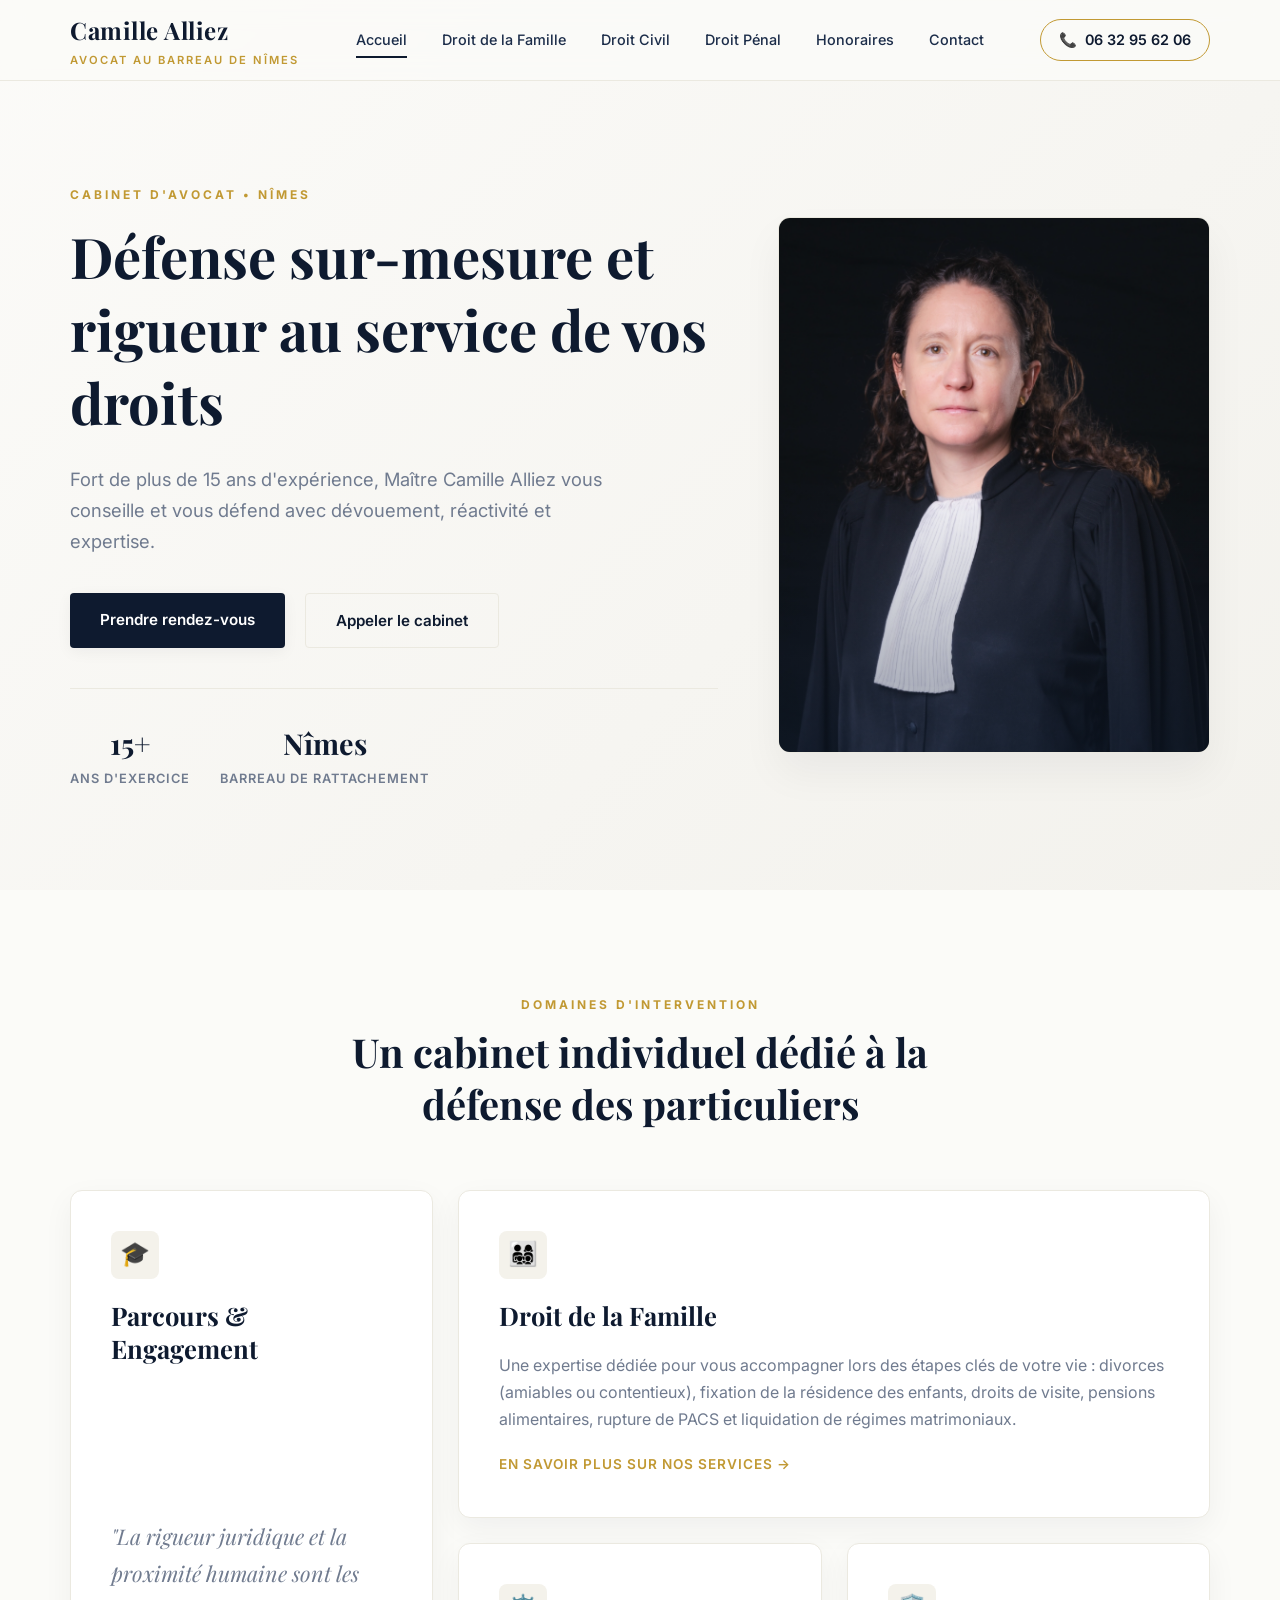
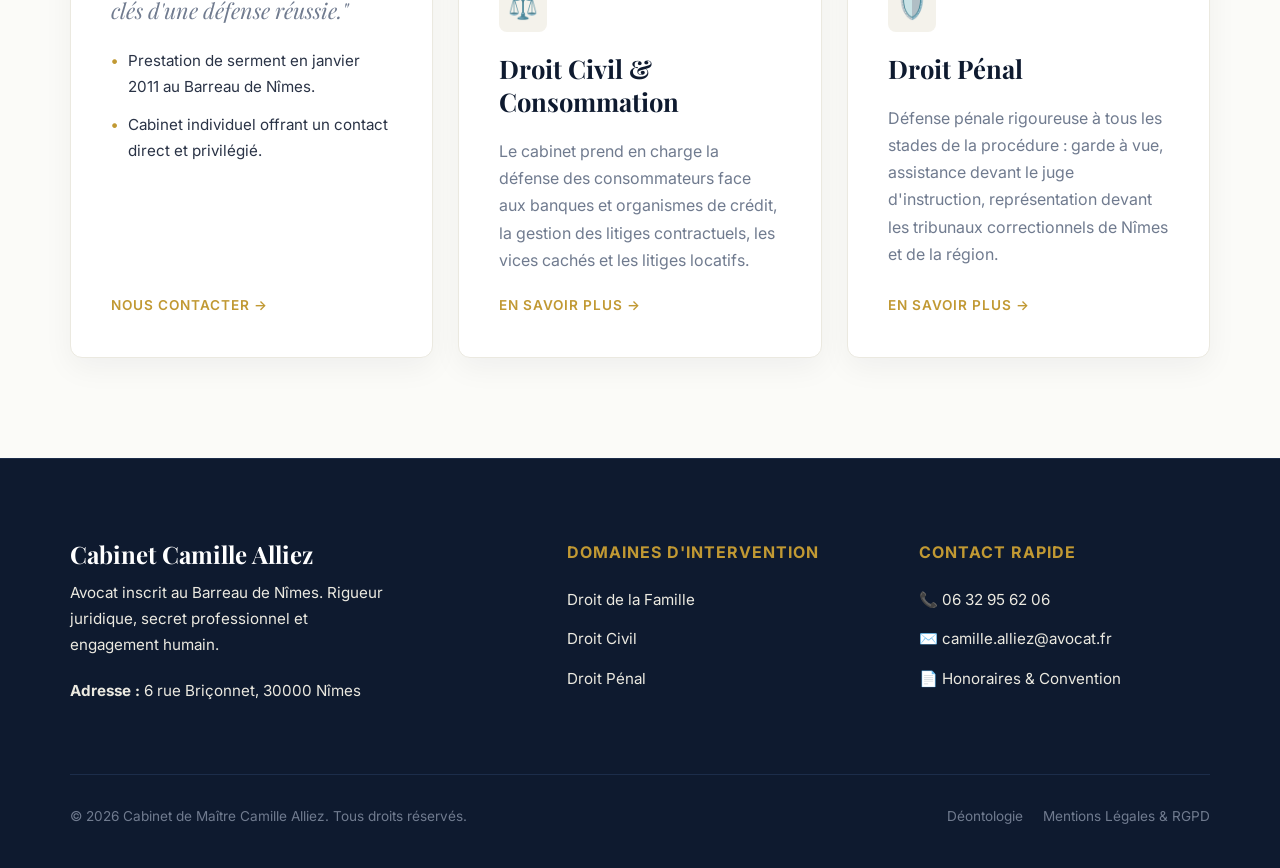
<file: index.html>
<!DOCTYPE html>
<html lang="fr">
<head>
    <meta charset="UTF-8">
    <meta name="viewport" content="width=device-width, initial-scale=1.0">
    <meta name="description" content="Cabinet de Maître Camille Alliez, avocat au Barreau de Nîmes. Conseil et défense en Droit de la Famille, Droit Civil & Consommation et Droit Pénal. Contactez-nous.">
    <title>Maître Camille Alliez | Avocat au Barreau de Nîmes</title>
    
    <!-- Google Fonts -->
    <link href="https://fonts.googleapis.com/css2?family=Inter:wght@300;400;500;600;700&family=Playfair+Display:ital,wght@0,400;0,600;0,700;1,400&display=swap" rel="stylesheet">
    
    <!-- CSS -->
    <link rel="stylesheet" href="css/style.css">
    
    <!-- Open Graph / Facebook -->
    <meta property="og:type" content="website">
    <meta property="og:url" content="https://paulemmanuel1.github.io/camille-alliez-avocat/">
    <meta property="og:title" content="Maître Camille Alliez | Avocat au Barreau de Nîmes">
    <meta property="og:description" content="Conseil et défense en Droit de la Famille, Droit Civil & Consommation et Droit Pénal à Nîmes. Plus de 15 ans d'expérience.">
    <meta property="og:image" content="https://paulemmanuel1.github.io/camille-alliez-avocat/assets/img/camille_alliez.png">

    <!-- Twitter -->
    <meta property="twitter:card" content="summary_large_image">
    <meta property="twitter:url" content="https://paulemmanuel1.github.io/camille-alliez-avocat/">
    <meta property="twitter:title" content="Maître Camille Alliez | Avocat au Barreau de Nîmes">
    <meta property="twitter:description" content="Conseil et défense en Droit de la Famille, Droit Civil & Consommation et Droit Pénal à Nîmes. Plus de 15 ans d'expérience.">
    <meta property="twitter:image" content="https://paulemmanuel1.github.io/camille-alliez-avocat/assets/img/camille_alliez.png">

    <!-- JSON-LD Structured Data (Local SEO & LegalService) -->
    <script type="application/ld+json">
    {
      "@context": "https://schema.org",
      "@type": "LegalService",
      "name": "Cabinet de Maître Camille Alliez",
      "image": "https://paulemmanuel1.github.io/camille-alliez-avocat/assets/img/camille_alliez.png",
      "@id": "https://paulemmanuel1.github.io/camille-alliez-avocat/",
      "url": "https://paulemmanuel1.github.io/camille-alliez-avocat/",
      "telephone": "+33632956206",
      "address": {
        "@type": "PostalAddress",
        "streetAddress": "6 rue Briçonnet",
        "addressLocality": "Nîmes",
        "postalCode": "30000",
        "addressCountry": "FR"
      },
      "geo": {
        "@type": "GeoCoordinates",
        "latitude": 43.837,
        "longitude": 4.360
      },
      "openingHoursSpecification": {
        "@type": "OpeningHoursSpecification",
        "dayOfWeek": [
          "Monday",
          "Tuesday",
          "Wednesday",
          "Thursday",
          "Friday"
        ],
        "opens": "09:00",
        "closes": "18:00"
      },
      "knowsAbout": [
        "Droit de la Famille",
        "Droit Civil",
        "Droit de la Consommation",
        "Droit Pénal",
        "Défense Pénale",
        "Divorce",
        "Garde d'enfants",
        "Litiges de consommation"
      ]
    }
    </script>

    <!-- JSON-LD FAQPage Schema -->
    <script type="application/ld+json">
    {
      "@context": "https://schema.org",
      "@type": "FAQPage",
      "mainEntity": [
        {
          "@type": "Question",
          "name": "Comment sont fixés les honoraires du cabinet de Maître Camille Alliez ?",
          "acceptedAnswer": {
            "@type": "Answer",
            "text": "Les honoraires sont fixés en toute transparence avant toute intervention, via une convention d'honoraires écrite. Ils peuvent être établis sous forme de forfait global, de taux horaire au temps passé, ou inclure un honoraire de résultat complémentaire."
          }
        },
        {
          "@type": "Question",
          "name": "Le premier rendez-vous de consultation est-il facturé ?",
          "acceptedAnswer": {
            "@type": "Answer",
            "text": "La première consultation fait l'objet d'une facturation forfaitaire fixe. Si le dossier est confié au cabinet à la suite de ce rendez-vous, le montant de cette consultation est déduit des honoraires globaux de la procédure."
          }
        },
        {
          "@type": "Question",
          "name": "Le cabinet accepte-t-il l'aide juridictionnelle ?",
          "acceptedAnswer": {
            "@type": "Answer",
            "text": "Oui, Maître Camille Alliez accepte d'intervenir au titre de l'aide juridictionnelle selon la nature du dossier et sous réserve du respect des plafonds de ressources légaux."
          }
        },
        {
          "@type": "Question",
          "name": "Puis-je faire prendre en charge les frais d'avocat par mon assurance ?",
          "acceptedAnswer": {
            "@type": "Answer",
            "text": "Oui, si vous bénéficiez d'une garantie de protection juridique, votre assureur peut prendre en charge tout ou partie des honoraires selon ses barèmes, tout en vous laissant le libre choix de votre avocat."
          }
        }
      ]
    }
    </script>
</head>
<body>

    <!-- STICKY HEADER -->
    <header class="header">
        <div class="container">
            <div class="nav-container">
                <a href="index.html" class="logo">
                    <span class="logo-title">Camille Alliez</span>
                    <span class="logo-sub">Avocat au Barreau de Nîmes</span>
                </a>
                
                <nav class="nav-menu">
                    <a href="index.html" class="nav-link">Accueil</a>
                    <a href="droit-de-la-famille.html" class="nav-link">Droit de la Famille</a>
                    <a href="droit-civil.html" class="nav-link">Droit Civil</a>
                    <a href="droit-penal.html" class="nav-link">Droit Pénal</a>
                    <a href="honoraires.html" class="nav-link">Honoraires</a>
                    <a href="contact.html" class="nav-link">Contact</a>
                </nav>
                
                <a href="tel:0632956206" class="btn-phone">
                    <span>📞</span> 06 32 95 62 06
                </a>
                
                <button class="burger" aria-label="Menu principal">
                    <span></span>
                    <span></span>
                    <span></span>
                </button>
            </div>
        </div>
    </header>

    <!-- HERO SECTION -->
    <section class="hero">
        <div class="container">
            <div class="hero-grid">
                <div class="hero-text-content">
                    <span class="hero-tag">Cabinet d'Avocat • Nîmes</span>
                    <h1 class="hero-title">Défense sur-mesure et rigueur au service de vos droits</h1>
                    <p class="hero-desc">Fort de plus de 15 ans d'expérience, Maître Camille Alliez vous conseille et vous défend avec dévouement, réactivité et expertise.</p>
                    <div class="hero-actions">
                        <a href="contact.html" class="btn btn-primary">Prendre rendez-vous</a>
                        <a href="tel:0632956206" class="btn btn-secondary">Appeler le cabinet</a>
                    </div>
                    <div class="hero-features">
                        <div class="hero-feature-item">
                            <span class="hero-feature-num">15+</span>
                            <span class="hero-feature-label">Ans d'exercice</span>
                        </div>
                        <div class="hero-feature-item">
                            <span class="hero-feature-num">Nîmes</span>
                            <span class="hero-feature-label">Barreau de rattachement</span>
                        </div>
                    </div>
                </div>
                <div class="hero-image-wrap">
                    <div class="hero-img-container">
                        <img src="assets/img/camille_alliez.png" alt="Portrait de Maître Camille Alliez, avocat à Nîmes">
                    </div>
                </div>
            </div>
        </div>
    </section>

    <!-- BENTO GRID - EXPERTISES & BIO -->
    <section class="section">
        <div class="container">
            <div class="section-title-wrap">
                <span class="section-tag">Domaines d'intervention</span>
                <h2 class="section-title">Un cabinet individuel dédié à la défense des particuliers</h2>
            </div>
            
            <div class="bento-grid">
                
                <!-- Card 1: Bio / À propos (row span 2) -->
                <div class="bento-card row-2">
                    <div class="bento-card-header">
                        <div class="bento-card-icon">🎓</div>
                        <h3 class="bento-card-title">Parcours & Engagement</h3>
                    </div>
                    <div class="bento-card-body bento-bio-wrap">
                        <p class="bento-bio-quote">"La rigueur juridique et la proximité humaine sont les clés d'une défense réussie."</p>
                        <ul class="bento-bio-list">
                            <li>Prestation de serment en janvier 2011 au Barreau de Nîmes.</li>
                            <li>Cabinet individuel offrant un contact direct et privilégié.</li>
                        </ul>
                    </div>
                    <a href="contact.html" class="bento-link">Nous contacter →</a>
                </div>
                
                <!-- Card 2: Droit de la Famille (col span 2) -->
                <div class="bento-card col-2">
                    <div>
                        <div class="bento-card-header">
                            <div class="bento-card-icon">👨‍👩‍👧‍👦</div>
                            <h3 class="bento-card-title">Droit de la Famille</h3>
                        </div>
                        <div class="bento-card-body">
                            <p>Une expertise dédiée pour vous accompagner lors des étapes clés de votre vie : divorces (amiables ou contentieux), fixation de la résidence des enfants, droits de visite, pensions alimentaires, rupture de PACS et liquidation de régimes matrimoniaux.</p>
                        </div>
                    </div>
                    <a href="droit-de-la-famille.html" class="bento-link">En savoir plus sur nos services →</a>
                </div>
                
                <!-- Card 3: Droit Civil & Consommation -->
                <div class="bento-card">
                    <div>
                        <div class="bento-card-header">
                            <div class="bento-card-icon">⚖️</div>
                            <h3 class="bento-card-title">Droit Civil & Consommation</h3>
                        </div>
                        <div class="bento-card-body">
                            <p>Le cabinet prend en charge la défense des consommateurs face aux banques et organismes de crédit, la gestion des litiges contractuels, les vices cachés et les litiges locatifs.</p>
                        </div>
                    </div>
                    <a href="droit-civil.html" class="bento-link">En savoir plus →</a>
                </div>
                
                <!-- Card 4: Droit Pénal -->
                <div class="bento-card">
                    <div>
                        <div class="bento-card-header">
                            <div class="bento-card-icon">🛡️</div>
                            <h3 class="bento-card-title">Droit Pénal</h3>
                        </div>
                        <div class="bento-card-body">
                            <p>Défense pénale rigoureuse à tous les stades de la procédure : garde à vue, assistance devant le juge d'instruction, représentation devant les tribunaux correctionnels de Nîmes et de la région.</p>
                        </div>
                    </div>
                    <a href="droit-penal.html" class="bento-link">En savoir plus →</a>
                </div>
                
            </div>
        </div>
    </section>

    <!-- FOOTER SECTION -->
    <footer class="footer-section">
        <div class="container">
            <div class="footer-grid">
                <div class="footer-brand">
                    <h4>Cabinet Camille Alliez</h4>
                    <p>Avocat inscrit au Barreau de Nîmes. Rigueur juridique, secret professionnel et engagement humain.</p>
                    <p><strong>Adresse :</strong> 6 rue Briçonnet, 30000 Nîmes</p>
                </div>
                <div class="footer-links">
                    <h5>Domaines d'intervention</h5>
                    <ul class="footer-links-list">
                        <li><a href="droit-de-la-famille.html">Droit de la Famille</a></li>
                        <li><a href="droit-civil.html">Droit Civil</a></li>
                        <li><a href="droit-penal.html">Droit Pénal</a></li>
                    </ul>
                </div>
                <div class="footer-links">
                    <h5>Contact rapide</h5>
                    <ul class="footer-links-list">
                        <li><a href="tel:0632956206">📞 06 32 95 62 06</a></li>
                        <li><a href="mailto:camille.alliez@avocat.fr">✉️ camille.alliez@avocat.fr</a></li>
                        <li><a href="honoraires.html">📄 Honoraires & Convention</a></li>
                    </ul>
                </div>
            </div>
            <div class="footer-bottom">
                <p>&copy; 2026 Cabinet de Maître Camille Alliez. Tous droits réservés.</p>
                <div class="footer-legal-links">
                    <a href="honoraires.html">Déontologie</a>
                    <a href="contact.html">Mentions Légales & RGPD</a>
                </div>
            </div>
        </div>
    </footer>

    <!-- JS -->
    <script src="js/main.js"></script>
</body>
</html>
</file>
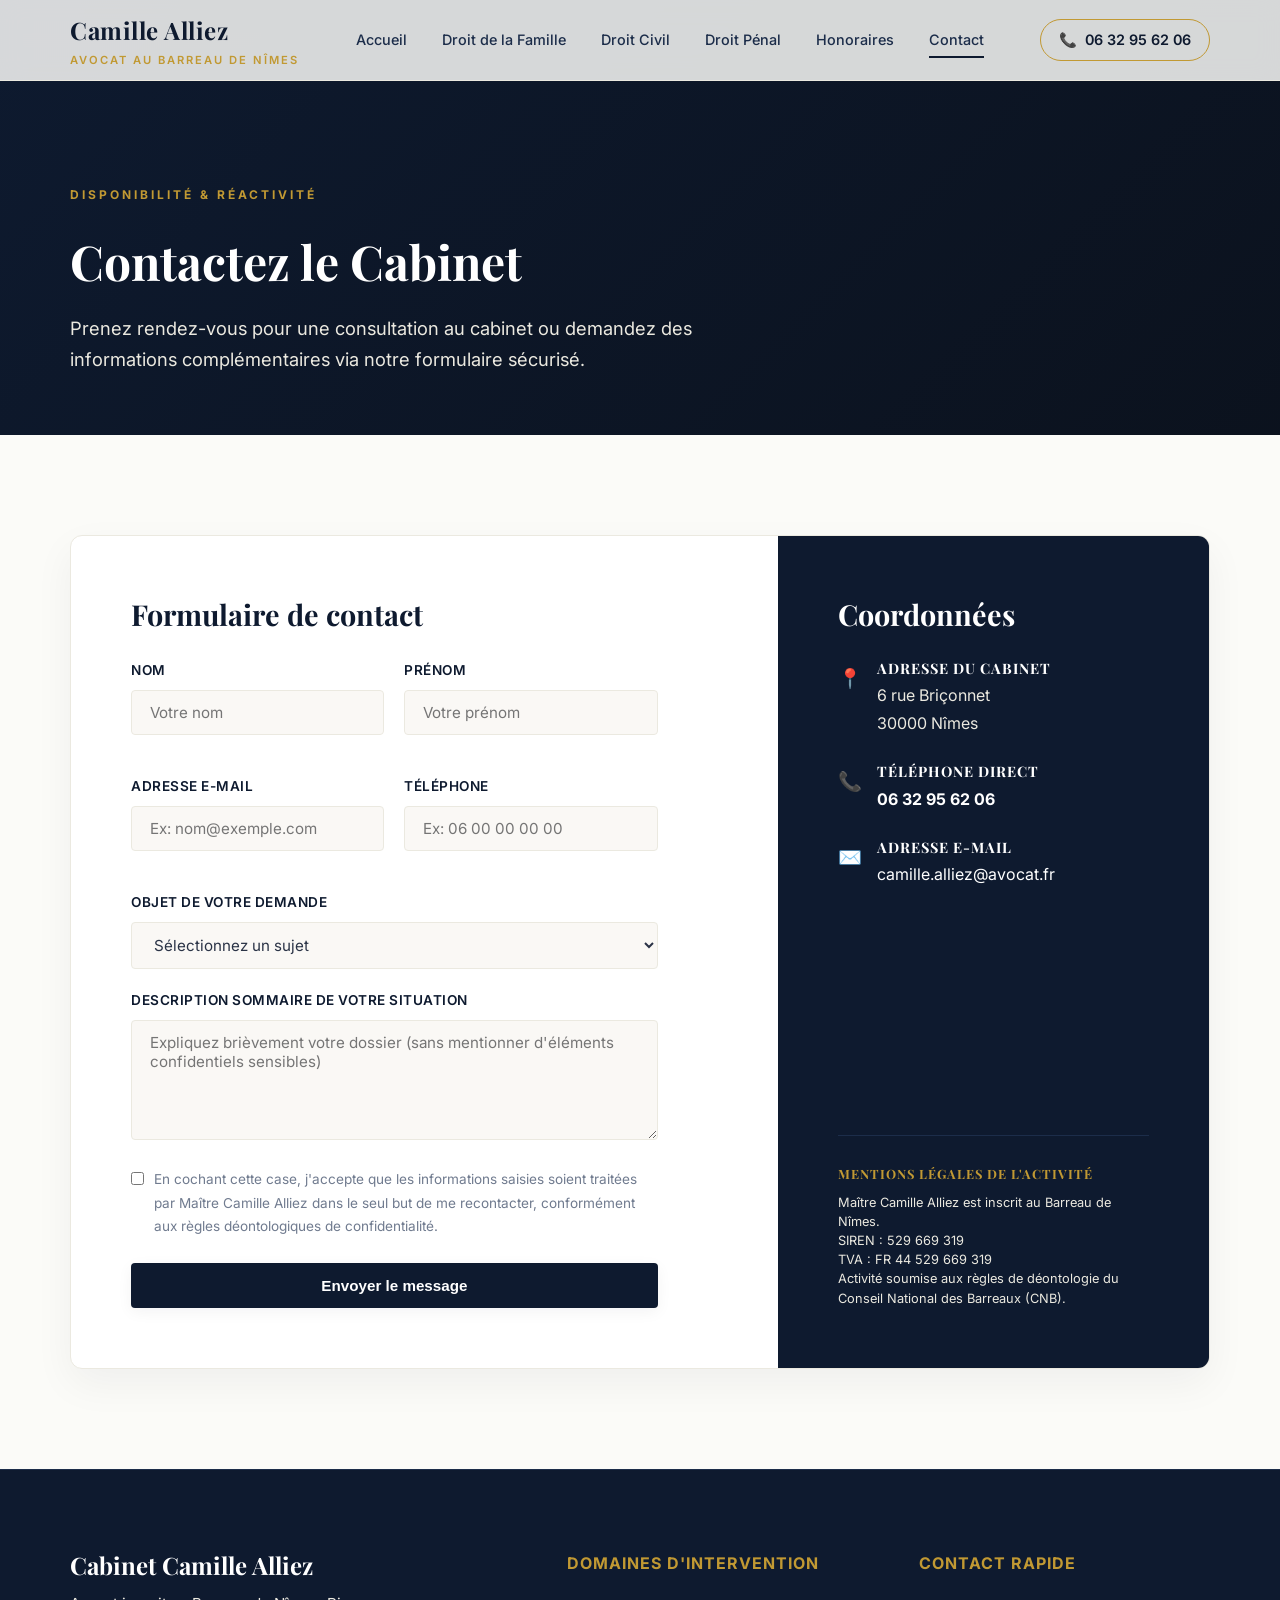
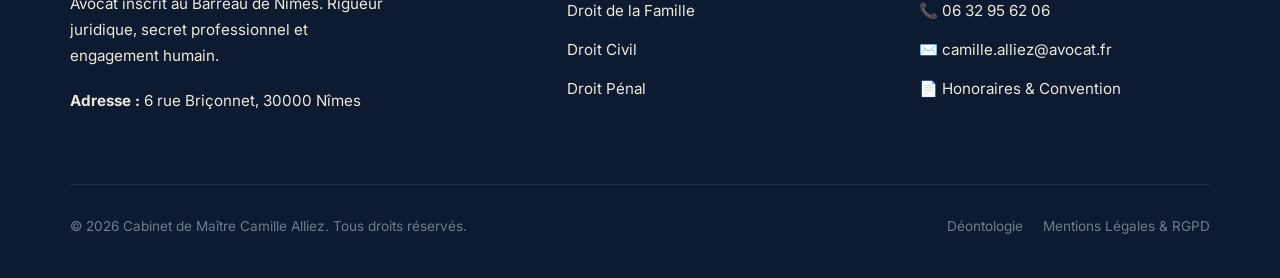
<file: contact.html>
<!DOCTYPE html>
<html lang="fr">
<head>
    <meta charset="UTF-8">
    <meta name="viewport" content="width=device-width, initial-scale=1.0">
    <meta name="description" content="Contactez le cabinet de Maître Camille Alliez à Nîmes. Téléphone : 06 32 95 62 06. Adresse : 6 rue Briçonnet, 30000 Nîmes. Email : camille.alliez@avocat.fr.">
    <title>Contact & Accès Cabinet Avocat Nîmes | Maître Camille Alliez</title>
    
    <!-- Google Fonts -->
    <link href="https://fonts.googleapis.com/css2?family=Inter:wght@300;400;500;600;700&family=Playfair+Display:ital,wght@0,400;0,600;0,700;1,400&display=swap" rel="stylesheet">
    
    <!-- CSS -->
    <link rel="stylesheet" href="css/style.css">
</head>
<body>

    <!-- STICKY HEADER -->
    <header class="header">
        <div class="container">
            <div class="nav-container">
                <a href="index.html" class="logo">
                    <span class="logo-title">Camille Alliez</span>
                    <span class="logo-sub">Avocat au Barreau de Nîmes</span>
                </a>
                
                <nav class="nav-menu">
                    <a href="index.html" class="nav-link">Accueil</a>
                    <a href="droit-de-la-famille.html" class="nav-link">Droit de la Famille</a>
                    <a href="droit-civil.html" class="nav-link">Droit Civil</a>
                    <a href="droit-penal.html" class="nav-link">Droit Pénal</a>
                    <a href="honoraires.html" class="nav-link">Honoraires</a>
                    <a href="contact.html" class="nav-link">Contact</a>
                </nav>
                
                <a href="tel:0632956206" class="btn-phone">
                    <span>📞</span> 06 32 95 62 06
                </a>
                
                <button class="burger" aria-label="Menu principal">
                    <span></span>
                    <span></span>
                    <span></span>
                </button>
            </div>
        </div>
    </header>

    <!-- PAGE HERO -->
    <section class="page-hero">
        <div class="container">
            <span class="hero-tag">Disponibilité & Réactivité</span>
            <h1>Contactez le Cabinet</h1>
            <p class="page-hero-desc">Prenez rendez-vous pour une consultation au cabinet ou demandez des informations complémentaires via notre formulaire sécurisé.</p>
        </div>
    </section>

    <!-- PAGE CONTENT (CONTACT GRID) -->
    <section class="section">
        <div class="container">
            <div class="contact-grid">
                
                <!-- Left side: Contact Form -->
                <div class="contact-form-section">
                    <h2 style="font-size: 1.8rem; margin-bottom: 25px; font-family: var(--font-serif);">Formulaire de contact</h2>
                    
                    <!-- Secure static form using FormSubmit (free static form handler) -->
                    <form id="contactForm" action="https://formsubmit.co/camille.alliez@avocat.fr" method="POST">
                        
                        <!-- FormSubmit Configuration -->
                        <input type="hidden" name="_subject" value="Nouveau message depuis le site web - Camille Alliez Avocat">
                        <input type="hidden" name="_next" value="https://camille-alliez-avocat.github.io/contact.html?status=success">
                        <input type="hidden" name="_captcha" value="true">
                        
                        <div class="form-group-grid">
                            <div class="form-group">
                                <label for="lastname" class="form-label">Nom</label>
                                <input type="text" id="lastname" name="lastname" class="form-control" required placeholder="Votre nom">
                            </div>
                            <div class="form-group">
                                <label for="firstname" class="form-label">Prénom</label>
                                <input type="text" id="firstname" name="firstname" class="form-control" required placeholder="Votre prénom">
                            </div>
                        </div>
                        
                        <div class="form-group-grid">
                            <div class="form-group">
                                <label for="email" class="form-label">Adresse e-mail</label>
                                <input type="email" id="email" name="email" class="form-control" required placeholder="Ex: nom@exemple.com">
                            </div>
                            <div class="form-group">
                                <label for="phone" class="form-label">Téléphone</label>
                                <input type="tel" id="phone" name="phone" class="form-control" required placeholder="Ex: 06 00 00 00 00">
                            </div>
                        </div>
                        
                        <div class="form-group">
                            <label for="subject" class="form-label">Objet de votre demande</label>
                            <select id="subject" name="subject" class="form-control" required>
                                <option value="" disabled selected>Sélectionnez un sujet</option>
                                <option value="Droit de la Famille">Droit de la Famille</option>
                                <option value="Droit Civil & Consommation">Droit Civil & de la Consommation</option>
                                <option value="Droit Pénal">Droit Pénal</option>
                                <option value="Autre demande">Autre demande</option>
                            </select>
                        </div>
                        
                        <div class="form-group">
                            <label for="message" class="form-label">Description sommaire de votre situation</label>
                            <textarea id="message" name="message" class="form-control" required placeholder="Expliquez brièvement votre dossier (sans mentionner d'éléments confidentiels sensibles)"></textarea>
                        </div>
                        
                        <div class="form-checkbox">
                            <input type="checkbox" id="rgpd" required>
                            <label for="rgpd">En cochant cette case, j'accepte que les informations saisies soient traitées par Maître Camille Alliez dans le seul but de me recontacter, conformément aux règles déontologiques de confidentialité.</label>
                        </div>
                        
                        <button type="submit" class="btn btn-primary" style="width: 100%;">Envoyer le message</button>
                    </form>
                </div>
                
                <!-- Right side: Contact Info -->
                <div class="contact-info-section">
                    <div>
                        <h3>Coordonnées</h3>
                        <div class="contact-details">
                            <div class="contact-detail-item">
                                <div class="contact-detail-icon">📍</div>
                                <div class="contact-detail-text">
                                    <h4>Adresse du cabinet</h4>
                                    <p>6 rue Briçonnet<br>30000 Nîmes</p>
                                </div>
                            </div>
                            <div class="contact-detail-item">
                                <div class="contact-detail-icon">📞</div>
                                <div class="contact-detail-text">
                                    <h4>Téléphone direct</h4>
                                    <p><a href="tel:0632956206" style="font-weight: 700; color: #ffffff;">06 32 95 62 06</a></p>
                                </div>
                            </div>
                            <div class="contact-detail-item">
                                <div class="contact-detail-icon">✉️</div>
                                <div class="contact-detail-text">
                                    <h4>Adresse E-mail</h4>
                                    <p><a href="mailto:camille.alliez@avocat.fr" style="color: #ffffff;">camille.alliez@avocat.fr</a></p>
                                </div>
                            </div>

                        </div>
                    </div>
                    
                    <div style="border-top: 1px solid var(--color-primary-light); padding-top: 30px; margin-top: 30px;">
                        <h4 style="color: var(--color-accent); font-size: 0.8rem; text-transform: uppercase; letter-spacing: 1px; margin-bottom: 10px;">Mentions légales de l'activité</h4>
                        <p style="font-size: 0.8rem; color: var(--color-border); line-height: 1.5;">
                            Maître Camille Alliez est inscrit au Barreau de Nîmes.<br>
                            SIREN : 529 669 319<br>
                            TVA : FR 44 529 669 319<br>
                            Activité soumise aux règles de déontologie du Conseil National des Barreaux (CNB).
                        </p>
                    </div>
                </div>
                
            </div>
        </div>
    </section>

    <!-- FOOTER SECTION -->
    <footer class="footer-section">
        <div class="container">
            <div class="footer-grid">
                <div class="footer-brand">
                    <h4>Cabinet Camille Alliez</h4>
                    <p>Avocat inscrit au Barreau de Nîmes. Rigueur juridique, secret professionnel et engagement humain.</p>
                    <p><strong>Adresse :</strong> 6 rue Briçonnet, 30000 Nîmes</p>
                </div>
                <div class="footer-links">
                    <h5>Domaines d'intervention</h5>
                    <ul class="footer-links-list">
                        <li><a href="droit-de-la-famille.html">Droit de la Famille</a></li>
                        <li><a href="droit-civil.html">Droit Civil</a></li>
                        <li><a href="droit-penal.html">Droit Pénal</a></li>
                    </ul>
                </div>
                <div class="footer-links">
                    <h5>Contact rapide</h5>
                    <ul class="footer-links-list">
                        <li><a href="tel:0632956206">📞 06 32 95 62 06</a></li>
                        <li><a href="mailto:camille.alliez@avocat.fr">✉️ camille.alliez@avocat.fr</a></li>
                        <li><a href="honoraires.html">📄 Honoraires & Convention</a></li>
                    </ul>
                </div>
            </div>
            <div class="footer-bottom">
                <p>&copy; 2026 Cabinet de Maître Camille Alliez. Tous droits réservés.</p>
                <div class="footer-legal-links">
                    <a href="honoraires.html">Déontologie</a>
                    <a href="contact.html">Mentions Légales & RGPD</a>
                </div>
            </div>
        </div>
    </footer>

    <!-- JS -->
    <script src="js/main.js"></script>
    
    <!-- Script for handling success states from FormSubmit -->
    <script>
        const urlParams = new URLSearchParams(window.location.search);
        if (urlParams.get('status') === 'success') {
            const formSection = document.querySelector('.contact-form-section');
            if (formSection) {
                formSection.innerHTML = `
                    <div style="text-align: center; padding: 40px 20px;">
                        <span style="font-size: 4rem; display: block; margin-bottom: 20px;">✓</span>
                        <h2 style="font-family: var(--font-serif); color: var(--color-primary); margin-bottom: 15px;">Message envoyé avec succès</h2>
                        <p style="color: var(--color-text-light); max-width: 500px; margin: 0 auto 25px auto;">Maître Camille Alliez vous recontactera dans les plus brefs délais pour faire le point sur votre demande.</p>
                        <a href="index.html" class="btn btn-secondary">Retour à l'accueil</a>
                    </div>
                `;
            }
        }
    </script>
</body>
</html>
</file>
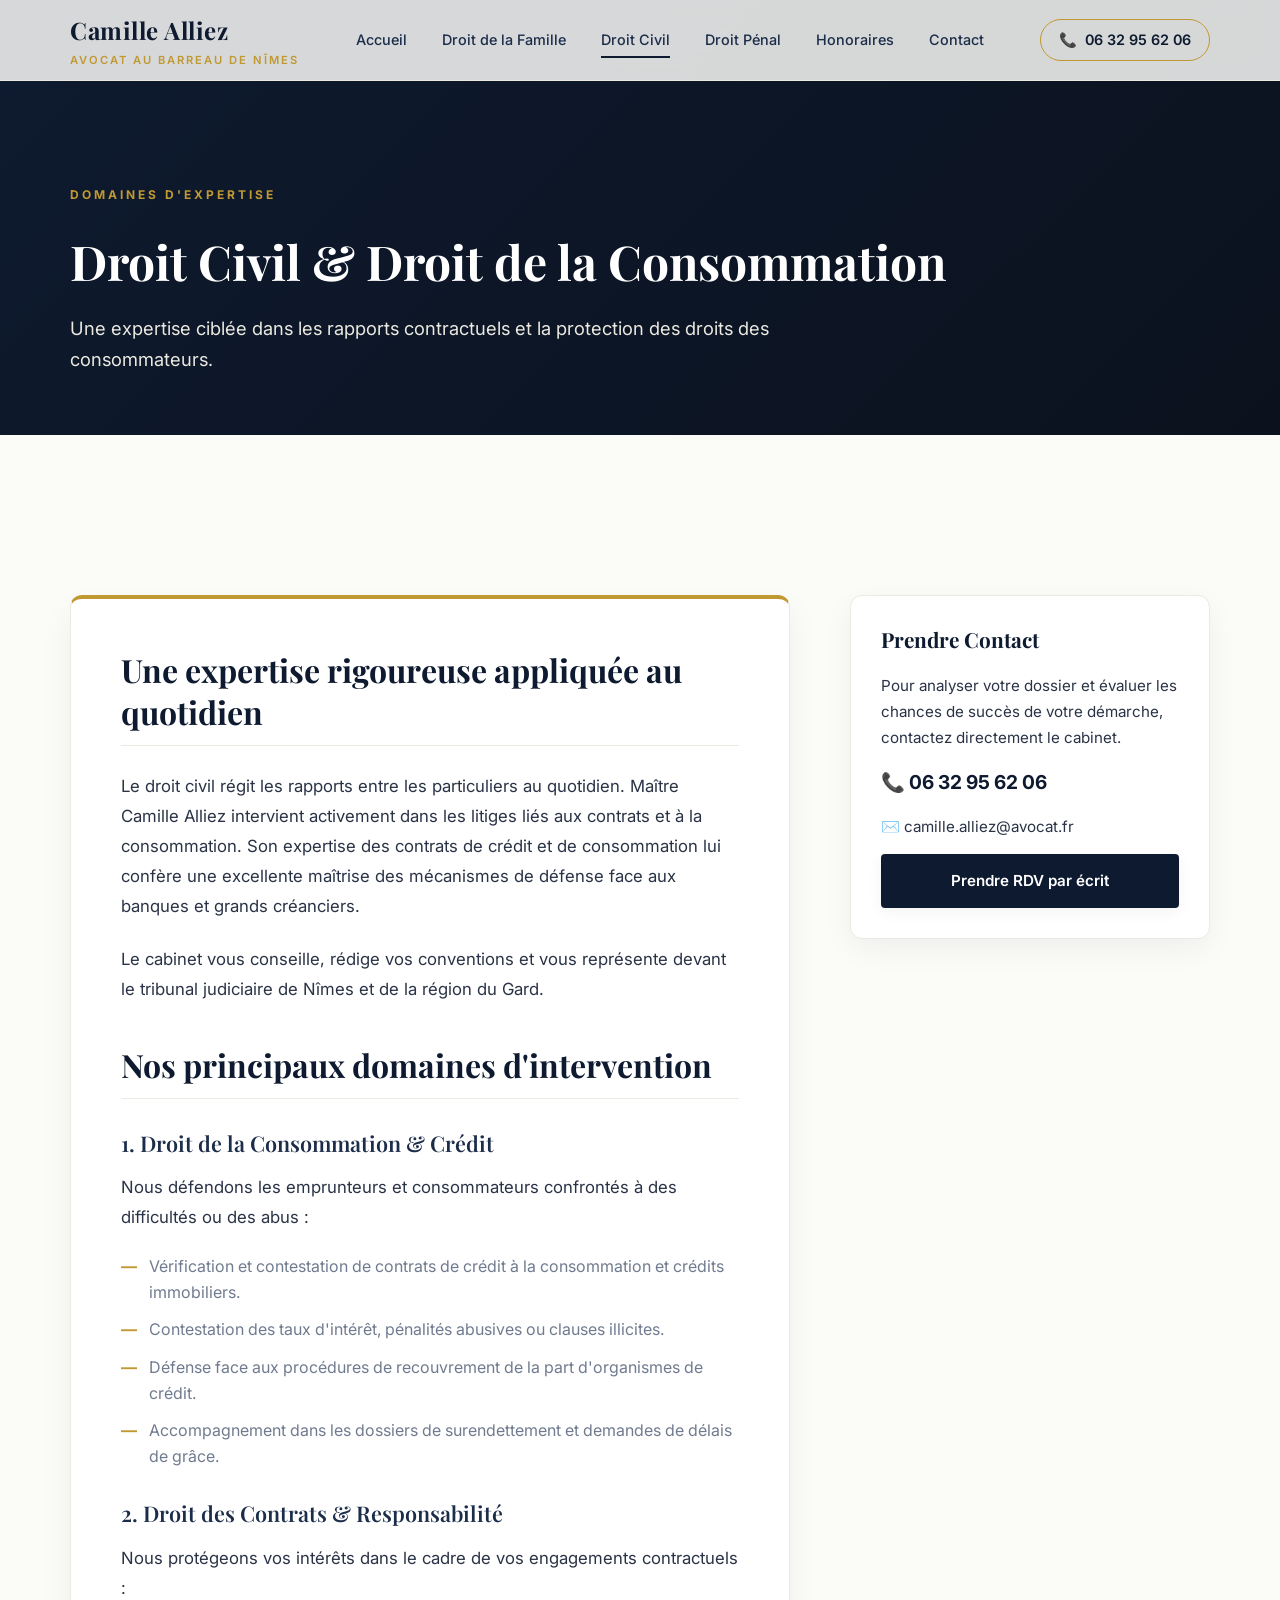
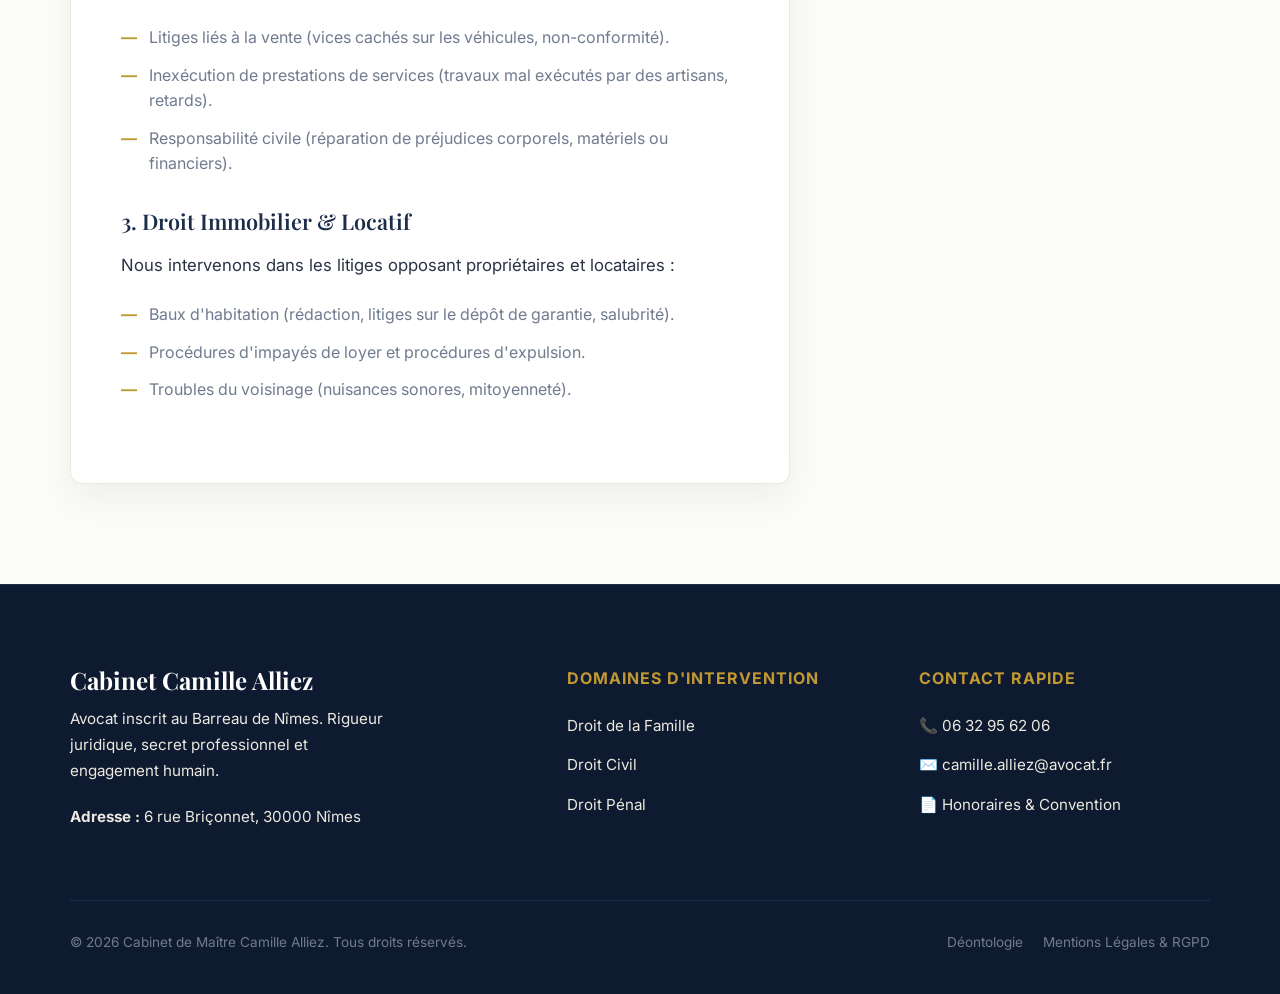
<file: droit-civil.html>
<!DOCTYPE html>
<html lang="fr">
<head>
    <meta charset="UTF-8">
    <meta name="viewport" content="width=device-width, initial-scale=1.0">
    <meta name="description" content="Litiges de contrat, crédit à la consommation ou baux à Nîmes. L'expertise de Maître Camille Alliez, avocat au Barreau de Nîmes, au service de vos intérêts.">
    <title>Droit Civil & Consommation Nîmes | Cabinet de Maître Camille Alliez</title>
    
    <!-- Google Fonts -->
    <link href="https://fonts.googleapis.com/css2?family=Inter:wght@300;400;500;600;700&family=Playfair+Display:ital,wght@0,400;0,600;0,700;1,400&display=swap" rel="stylesheet">
    
    <!-- CSS -->
    <link rel="stylesheet" href="css/style.css">
</head>
<body>

    <!-- STICKY HEADER -->
    <header class="header">
        <div class="container">
            <div class="nav-container">
                <a href="index.html" class="logo">
                    <span class="logo-title">Camille Alliez</span>
                    <span class="logo-sub">Avocat au Barreau de Nîmes</span>
                </a>
                
                <nav class="nav-menu">
                    <a href="index.html" class="nav-link">Accueil</a>
                    <a href="droit-de-la-famille.html" class="nav-link">Droit de la Famille</a>
                    <a href="droit-civil.html" class="nav-link">Droit Civil</a>
                    <a href="droit-penal.html" class="nav-link">Droit Pénal</a>
                    <a href="honoraires.html" class="nav-link">Honoraires</a>
                    <a href="contact.html" class="nav-link">Contact</a>
                </nav>
                
                <a href="tel:0632956206" class="btn-phone">
                    <span>📞</span> 06 32 95 62 06
                </a>
                
                <button class="burger" aria-label="Menu principal">
                    <span></span>
                    <span></span>
                    <span></span>
                </button>
            </div>
        </div>
    </header>

    <!-- PAGE HERO -->
    <section class="page-hero">
        <div class="container">
            <span class="hero-tag">Domaines d'expertise</span>
            <h1>Droit Civil & Droit de la Consommation</h1>
            <p class="page-hero-desc">Une expertise ciblée dans les rapports contractuels et la protection des droits des consommateurs.</p>
        </div>
    </section>

    <!-- PAGE CONTENT -->
    <section class="section">
        <div class="container">
            <div class="page-content-grid">
                
                <!-- Main Article -->
                <article class="main-article">
                    <h2>Une expertise rigoureuse appliquée au quotidien</h2>
                    <p>Le droit civil régit les rapports entre les particuliers au quotidien. Maître Camille Alliez intervient activement dans les litiges liés aux contrats et à la consommation. Son expertise des contrats de crédit et de consommation lui confère une excellente maîtrise des mécanismes de défense face aux banques et grands créanciers.</p>
                    <p>Le cabinet vous conseille, rédige vos conventions et vous représente devant le tribunal judiciaire de Nîmes et de la région du Gard.</p>

                    <h2>Nos principaux domaines d'intervention</h2>
                    
                    <h3>1. Droit de la Consommation & Crédit</h3>
                    <p>Nous défendons les emprunteurs et consommateurs confrontés à des difficultés ou des abus :</p>
                    <ul>
                        <li>Vérification et contestation de contrats de crédit à la consommation et crédits immobiliers.</li>
                        <li>Contestation des taux d'intérêt, pénalités abusives ou clauses illicites.</li>
                        <li>Défense face aux procédures de recouvrement de la part d'organismes de crédit.</li>
                        <li>Accompagnement dans les dossiers de surendettement et demandes de délais de grâce.</li>
                    </ul>

                    <h3>2. Droit des Contrats & Responsabilité</h3>
                    <p>Nous protégeons vos intérêts dans le cadre de vos engagements contractuels :</p>
                    <ul>
                        <li>Litiges liés à la vente (vices cachés sur les véhicules, non-conformité).</li>
                        <li>Inexécution de prestations de services (travaux mal exécutés par des artisans, retards).</li>
                        <li>Responsabilité civile (réparation de préjudices corporels, matériels ou financiers).</li>
                    </ul>

                    <h3>3. Droit Immobilier & Locatif</h3>
                    <p>Nous intervenons dans les litiges opposant propriétaires et locataires :</p>
                    <ul>
                        <li>Baux d'habitation (rédaction, litiges sur le dépôt de garantie, salubrité).</li>
                        <li>Procédures d'impayés de loyer et procédures d'expulsion.</li>
                        <li>Troubles du voisinage (nuisances sonores, mitoyenneté).</li>
                    </ul>
                </article>

                <!-- Sidebar -->
                <aside class="sidebar">
                    <div class="widget">
                        <h3 class="widget-title">Prendre Contact</h3>
                        <p class="widget-contact-item">Pour analyser votre dossier et évaluer les chances de succès de votre démarche, contactez directement le cabinet.</p>
                        <p class="widget-contact-item tel">📞 06 32 95 62 06</p>
                        <p class="widget-contact-item">✉️ <a href="mailto:camille.alliez@avocat.fr">camille.alliez@avocat.fr</a></p>
                        <a href="contact.html" class="btn btn-primary" style="display: block; width: 100%; margin-top: 15px;">Prendre RDV par écrit</a>
                    </div>
                </aside>

            </div>
        </div>
    </section>

    <!-- FOOTER SECTION -->
    <footer class="footer-section">
        <div class="container">
            <div class="footer-grid">
                <div class="footer-brand">
                    <h4>Cabinet Camille Alliez</h4>
                    <p>Avocat inscrit au Barreau de Nîmes. Rigueur juridique, secret professionnel et engagement humain.</p>
                    <p><strong>Adresse :</strong> 6 rue Briçonnet, 30000 Nîmes</p>
                </div>
                <div class="footer-links">
                    <h5>Domaines d'intervention</h5>
                    <ul class="footer-links-list">
                        <li><a href="droit-de-la-famille.html">Droit de la Famille</a></li>
                        <li><a href="droit-civil.html">Droit Civil</a></li>
                        <li><a href="droit-penal.html">Droit Pénal</a></li>
                    </ul>
                </div>
                <div class="footer-links">
                    <h5>Contact rapide</h5>
                    <ul class="footer-links-list">
                        <li><a href="tel:0632956206">📞 06 32 95 62 06</a></li>
                        <li><a href="mailto:camille.alliez@avocat.fr">✉️ camille.alliez@avocat.fr</a></li>
                        <li><a href="honoraires.html">📄 Honoraires & Convention</a></li>
                    </ul>
                </div>
            </div>
            <div class="footer-bottom">
                <p>&copy; 2026 Cabinet de Maître Camille Alliez. Tous droits réservés.</p>
                <div class="footer-legal-links">
                    <a href="honoraires.html">Déontologie</a>
                    <a href="contact.html">Mentions Légales & RGPD</a>
                </div>
            </div>
        </div>
    </footer>

    <!-- JS -->
    <script src="js/main.js"></script>
</body>
</html>
</file>
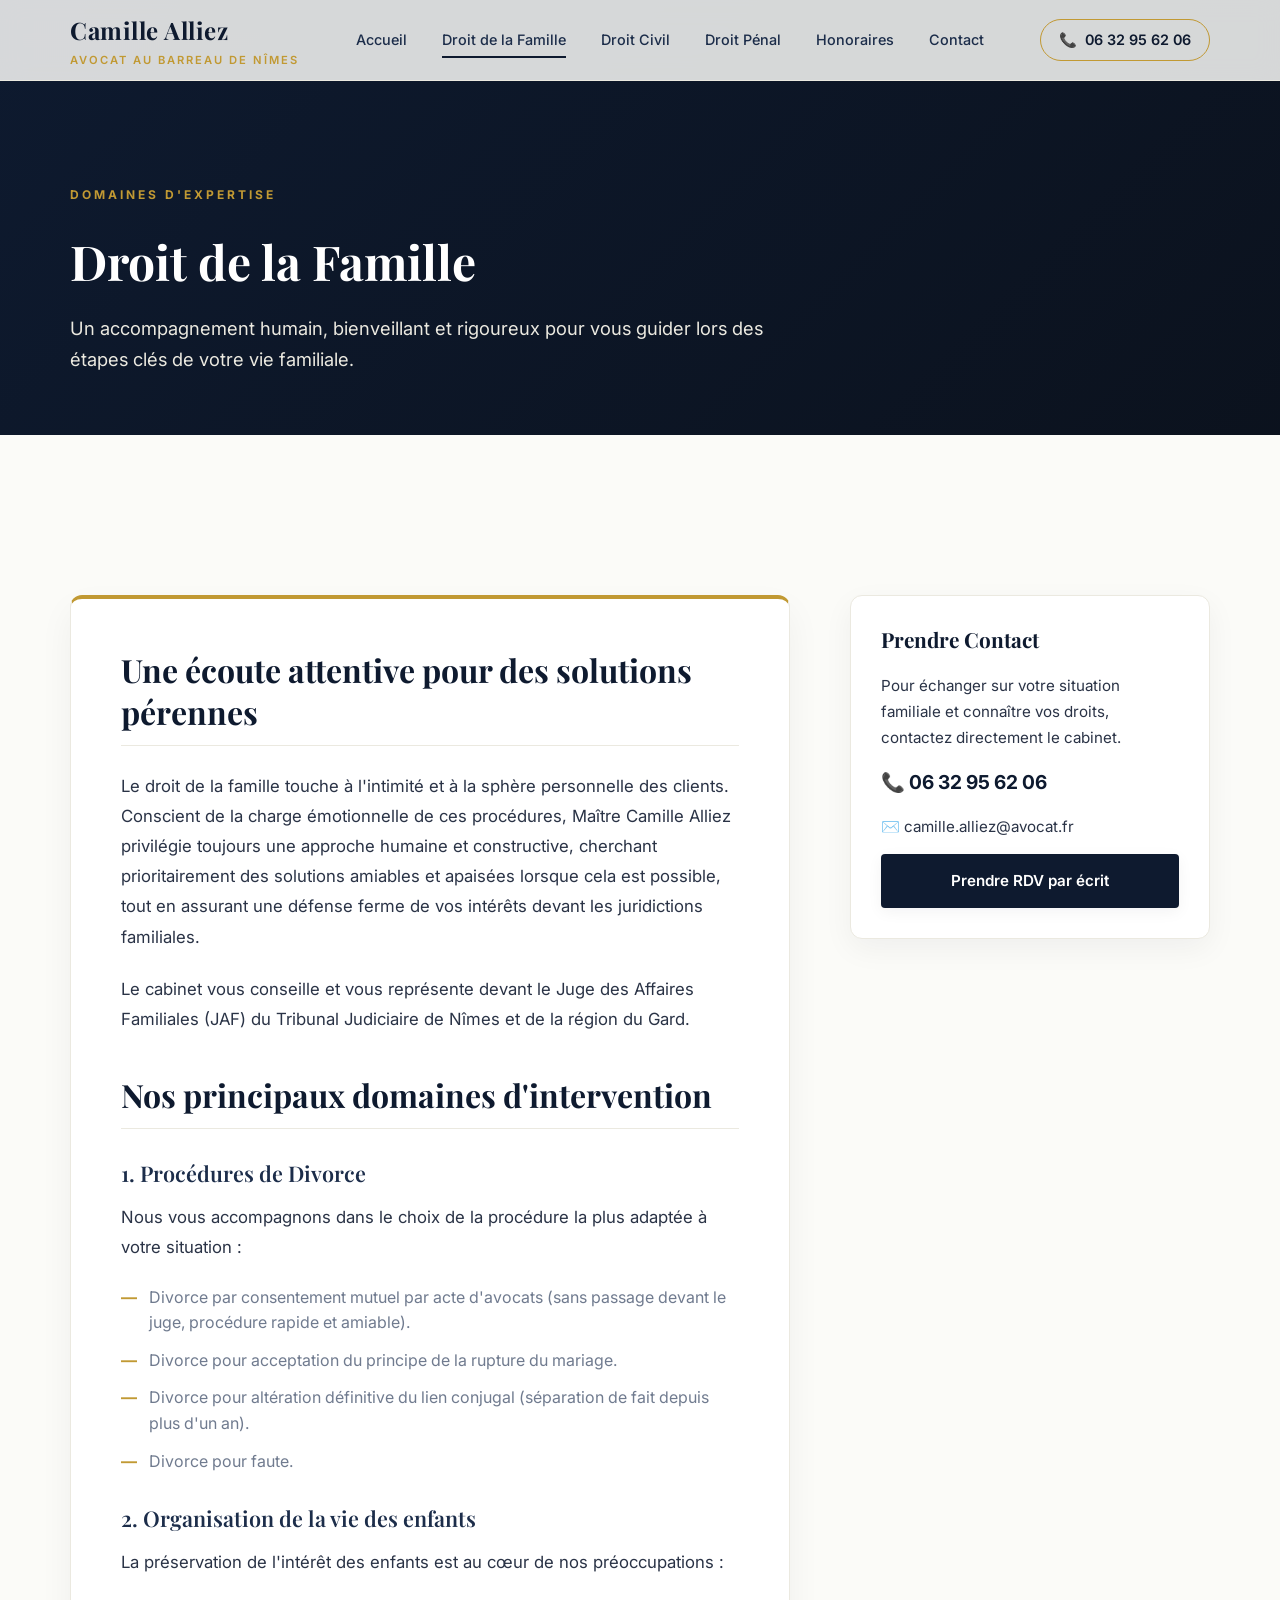
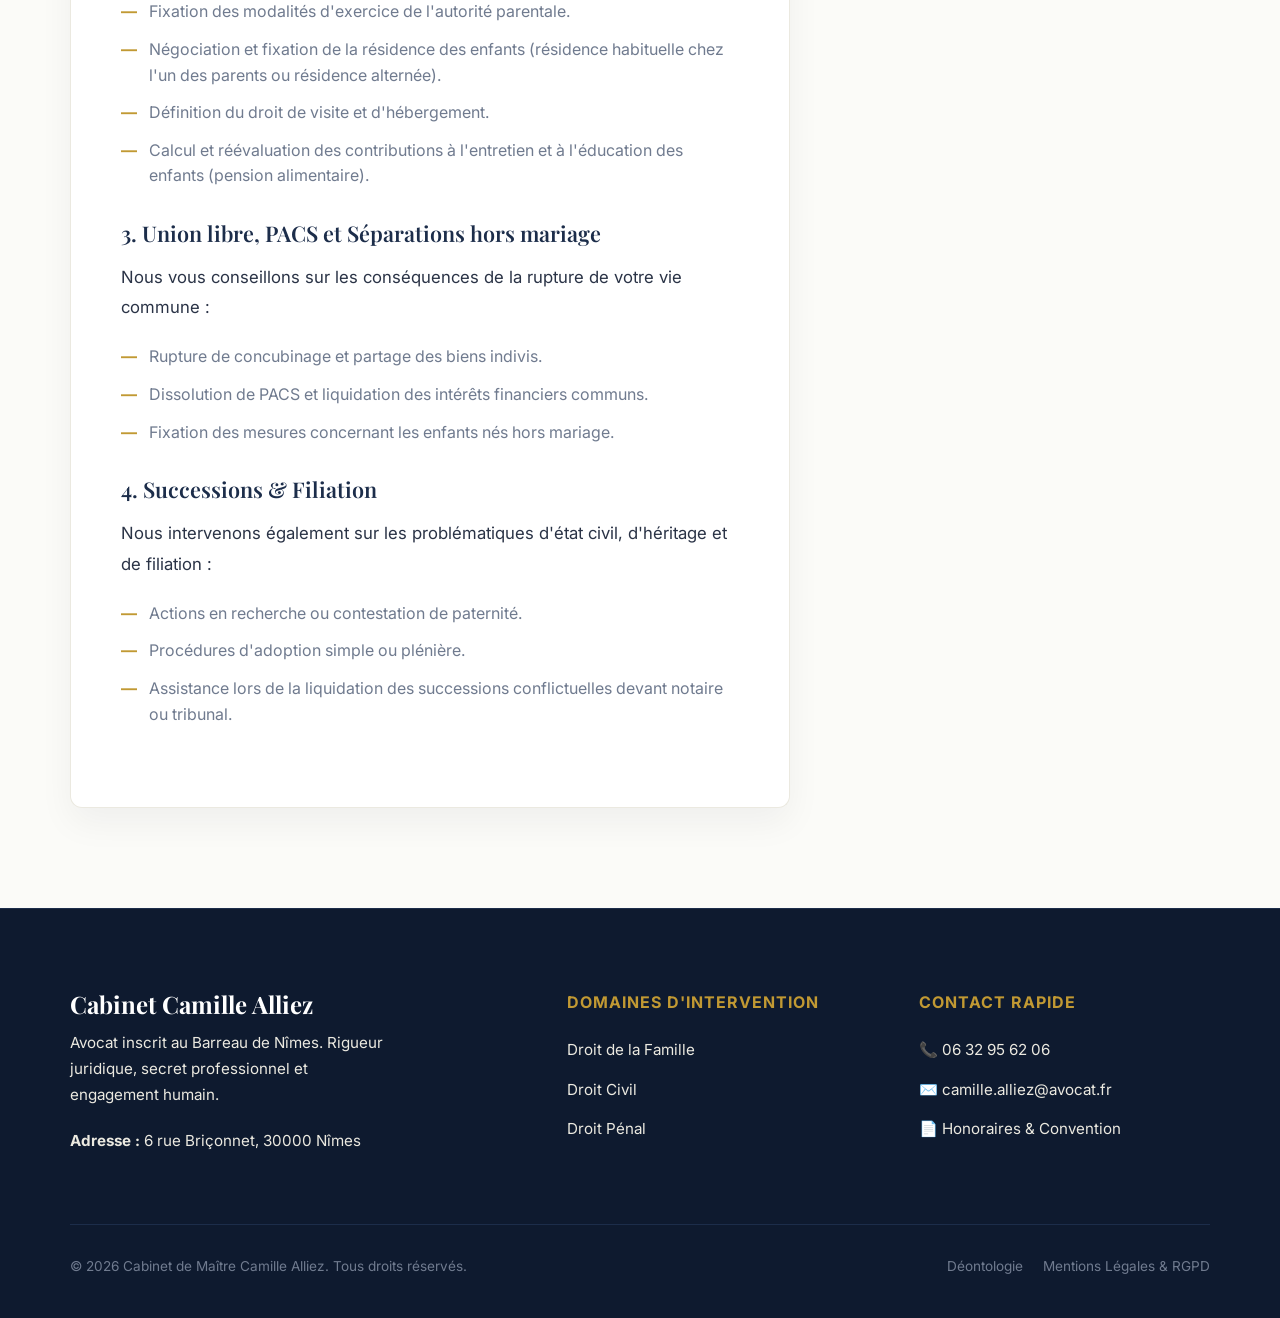
<file: droit-de-la-famille.html>
<!DOCTYPE html>
<html lang="fr">
<head>
    <meta charset="UTF-8">
    <meta name="viewport" content="width=device-width, initial-scale=1.0">
    <meta name="description" content="Cabinet de Maître Camille Alliez, avocat au Barreau de Nîmes. Conseil et défense en Droit de la Famille : divorce, garde d'enfants, pension alimentaire.">
    <title>Droit de la Famille Nîmes | Cabinet de Maître Camille Alliez</title>
    
    <!-- Google Fonts -->
    <link href="https://fonts.googleapis.com/css2?family=Inter:wght@300;400;500;600;700&family=Playfair+Display:ital,wght@0,400;0,600;0,700;1,400&display=swap" rel="stylesheet">
    
    <!-- CSS -->
    <link rel="stylesheet" href="css/style.css">
</head>
<body>

    <!-- STICKY HEADER -->
    <header class="header">
        <div class="container">
            <div class="nav-container">
                <a href="index.html" class="logo">
                    <span class="logo-title">Camille Alliez</span>
                    <span class="logo-sub">Avocat au Barreau de Nîmes</span>
                </a>
                
                <nav class="nav-menu">
                    <a href="index.html" class="nav-link">Accueil</a>
                    <a href="droit-de-la-famille.html" class="nav-link">Droit de la Famille</a>
                    <a href="droit-civil.html" class="nav-link">Droit Civil</a>
                    <a href="droit-penal.html" class="nav-link">Droit Pénal</a>
                    <a href="honoraires.html" class="nav-link">Honoraires</a>
                    <a href="contact.html" class="nav-link">Contact</a>
                </nav>
                
                <a href="tel:0632956206" class="btn-phone">
                    <span>📞</span> 06 32 95 62 06
                </a>
                
                <button class="burger" aria-label="Menu principal">
                    <span></span>
                    <span></span>
                    <span></span>
                </button>
            </div>
        </div>
    </header>

    <!-- PAGE HERO -->
    <section class="page-hero">
        <div class="container">
            <span class="hero-tag">Domaines d'expertise</span>
            <h1>Droit de la Famille</h1>
            <p class="page-hero-desc">Un accompagnement humain, bienveillant et rigoureux pour vous guider lors des étapes clés de votre vie familiale.</p>
        </div>
    </section>

    <!-- PAGE CONTENT -->
    <section class="section">
        <div class="container">
            <div class="page-content-grid">
                
                <!-- Main Article -->
                <article class="main-article">
                    <h2>Une écoute attentive pour des solutions pérennes</h2>
                    <p>Le droit de la famille touche à l'intimité et à la sphère personnelle des clients. Conscient de la charge émotionnelle de ces procédures, Maître Camille Alliez privilégie toujours une approche humaine et constructive, cherchant prioritairement des solutions amiables et apaisées lorsque cela est possible, tout en assurant une défense ferme de vos intérêts devant les juridictions familiales.</p>
                    <p>Le cabinet vous conseille et vous représente devant le Juge des Affaires Familiales (JAF) du Tribunal Judiciaire de Nîmes et de la région du Gard.</p>

                    <h2>Nos principaux domaines d'intervention</h2>
                    
                    <h3>1. Procédures de Divorce</h3>
                    <p>Nous vous accompagnons dans le choix de la procédure la plus adaptée à votre situation :</p>
                    <ul>
                        <li>Divorce par consentement mutuel par acte d'avocats (sans passage devant le juge, procédure rapide et amiable).</li>
                        <li>Divorce pour acceptation du principe de la rupture du mariage.</li>
                        <li>Divorce pour altération définitive du lien conjugal (séparation de fait depuis plus d'un an).</li>
                        <li>Divorce pour faute.</li>
                    </ul>

                    <h3>2. Organisation de la vie des enfants</h3>
                    <p>La préservation de l'intérêt des enfants est au cœur de nos préoccupations :</p>
                    <ul>
                        <li>Fixation des modalités d'exercice de l'autorité parentale.</li>
                        <li>Négociation et fixation de la résidence des enfants (résidence habituelle chez l'un des parents ou résidence alternée).</li>
                        <li>Définition du droit de visite et d'hébergement.</li>
                        <li>Calcul et réévaluation des contributions à l'entretien et à l'éducation des enfants (pension alimentaire).</li>
                    </ul>

                    <h3>3. Union libre, PACS et Séparations hors mariage</h3>
                    <p>Nous vous conseillons sur les conséquences de la rupture de votre vie commune :</p>
                    <ul>
                        <li>Rupture de concubinage et partage des biens indivis.</li>
                        <li>Dissolution de PACS et liquidation des intérêts financiers communs.</li>
                        <li>Fixation des mesures concernant les enfants nés hors mariage.</li>
                    </ul>

                    <h3>4. Successions & Filiation</h3>
                    <p>Nous intervenons également sur les problématiques d'état civil, d'héritage et de filiation :</p>
                    <ul>
                        <li>Actions en recherche ou contestation de paternité.</li>
                        <li>Procédures d'adoption simple ou plénière.</li>
                        <li>Assistance lors de la liquidation des successions conflictuelles devant notaire ou tribunal.</li>
                    </ul>
                </article>

                <!-- Sidebar -->
                <aside class="sidebar">
                    <div class="widget">
                        <h3 class="widget-title">Prendre Contact</h3>
                        <p class="widget-contact-item">Pour échanger sur votre situation familiale et connaître vos droits, contactez directement le cabinet.</p>
                        <p class="widget-contact-item tel">📞 06 32 95 62 06</p>
                        <p class="widget-contact-item">✉️ <a href="mailto:camille.alliez@avocat.fr">camille.alliez@avocat.fr</a></p>
                        <a href="contact.html" class="btn btn-primary" style="display: block; width: 100%; margin-top: 15px;">Prendre RDV par écrit</a>
                    </div>
                </aside>

            </div>
        </div>
    </section>

    <!-- FOOTER SECTION -->
    <footer class="footer-section">
        <div class="container">
            <div class="footer-grid">
                <div class="footer-brand">
                    <h4>Cabinet Camille Alliez</h4>
                    <p>Avocat inscrit au Barreau de Nîmes. Rigueur juridique, secret professionnel et engagement humain.</p>
                    <p><strong>Adresse :</strong> 6 rue Briçonnet, 30000 Nîmes</p>
                </div>
                <div class="footer-links">
                    <h5>Domaines d'intervention</h5>
                    <ul class="footer-links-list">
                        <li><a href="droit-de-la-famille.html">Droit de la Famille</a></li>
                        <li><a href="droit-civil.html">Droit Civil</a></li>
                        <li><a href="droit-penal.html">Droit Pénal</a></li>
                    </ul>
                </div>
                <div class="footer-links">
                    <h5>Contact rapide</h5>
                    <ul class="footer-links-list">
                        <li><a href="tel:0632956206">📞 06 32 95 62 06</a></li>
                        <li><a href="mailto:camille.alliez@avocat.fr">✉️ camille.alliez@avocat.fr</a></li>
                        <li><a href="honoraires.html">📄 Honoraires & Convention</a></li>
                    </ul>
                </div>
            </div>
            <div class="footer-bottom">
                <p>&copy; 2026 Cabinet de Maître Camille Alliez. Tous droits réservés.</p>
                <div class="footer-legal-links">
                    <a href="honoraires.html">Déontologie</a>
                    <a href="contact.html">Mentions Légales & RGPD</a>
                </div>
            </div>
        </div>
    </footer>

    <!-- JS -->
    <script src="js/main.js"></script>
</body>
</html>
</file>
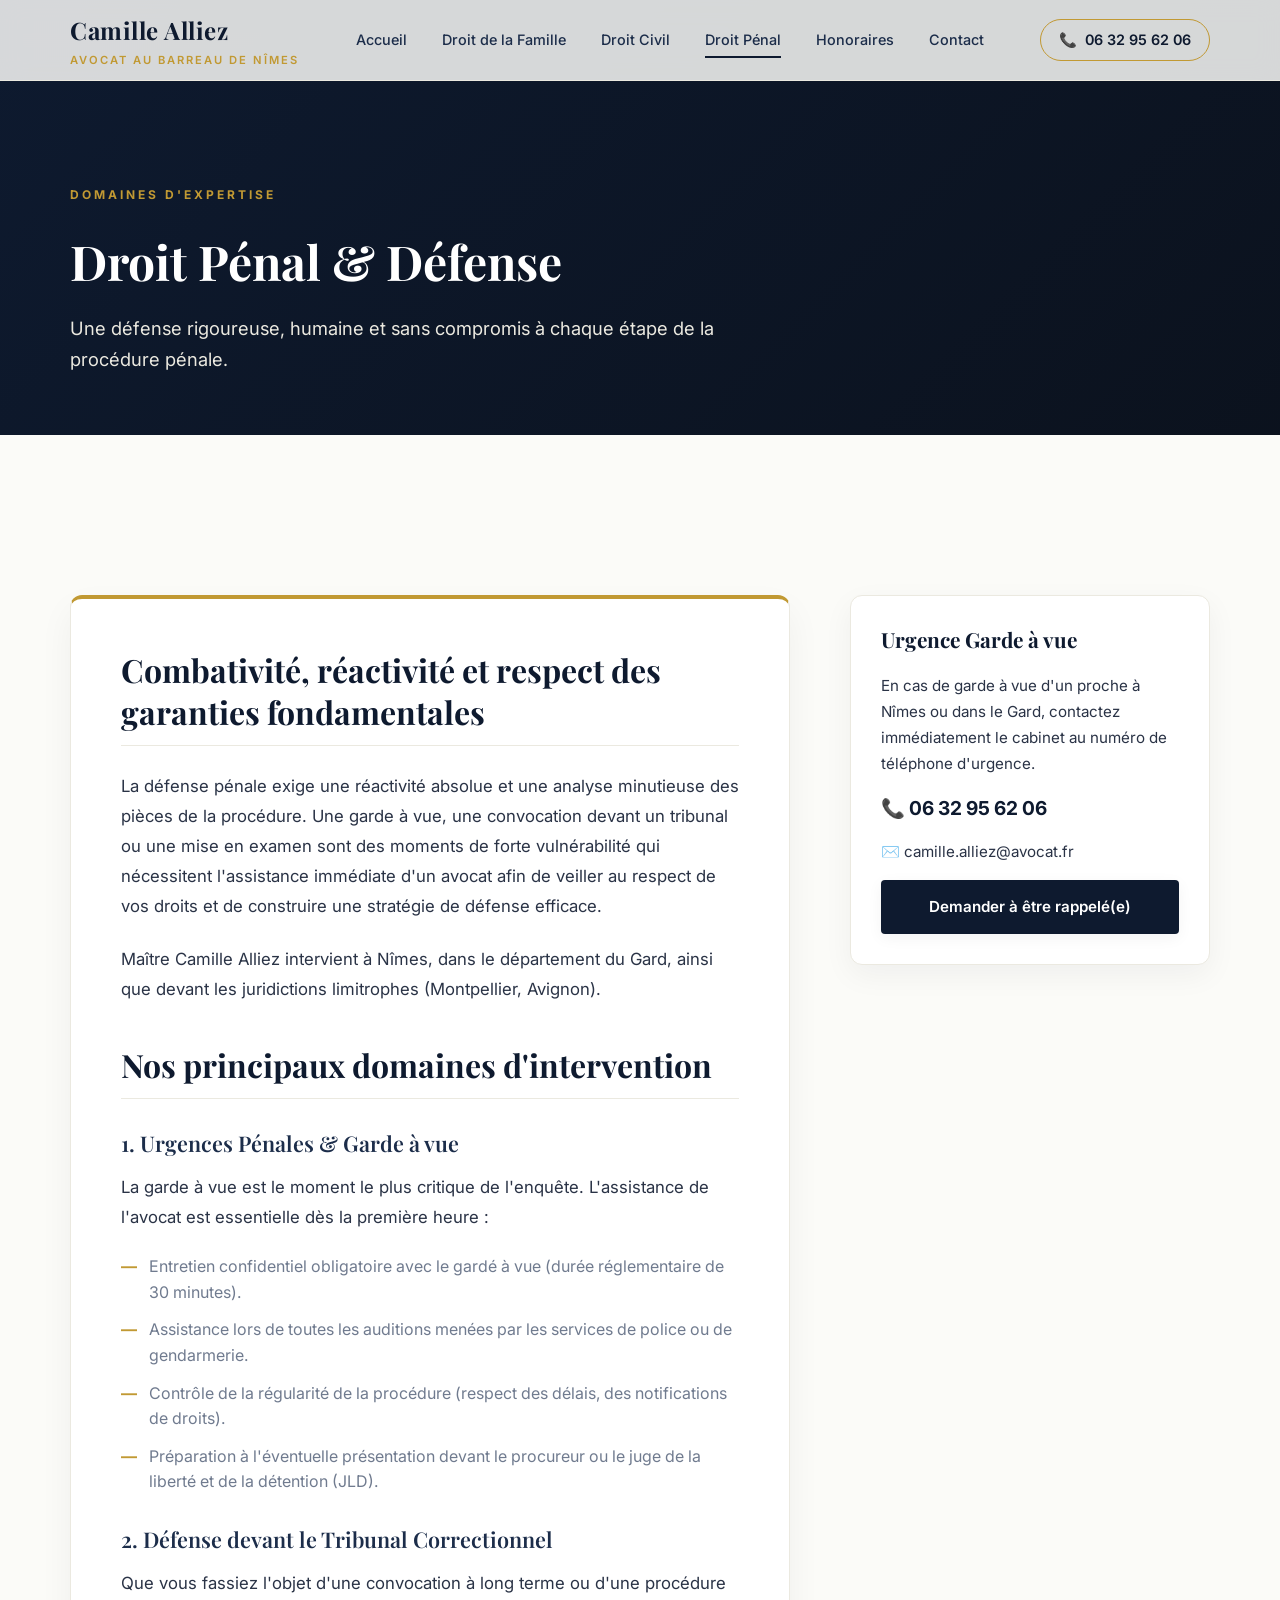
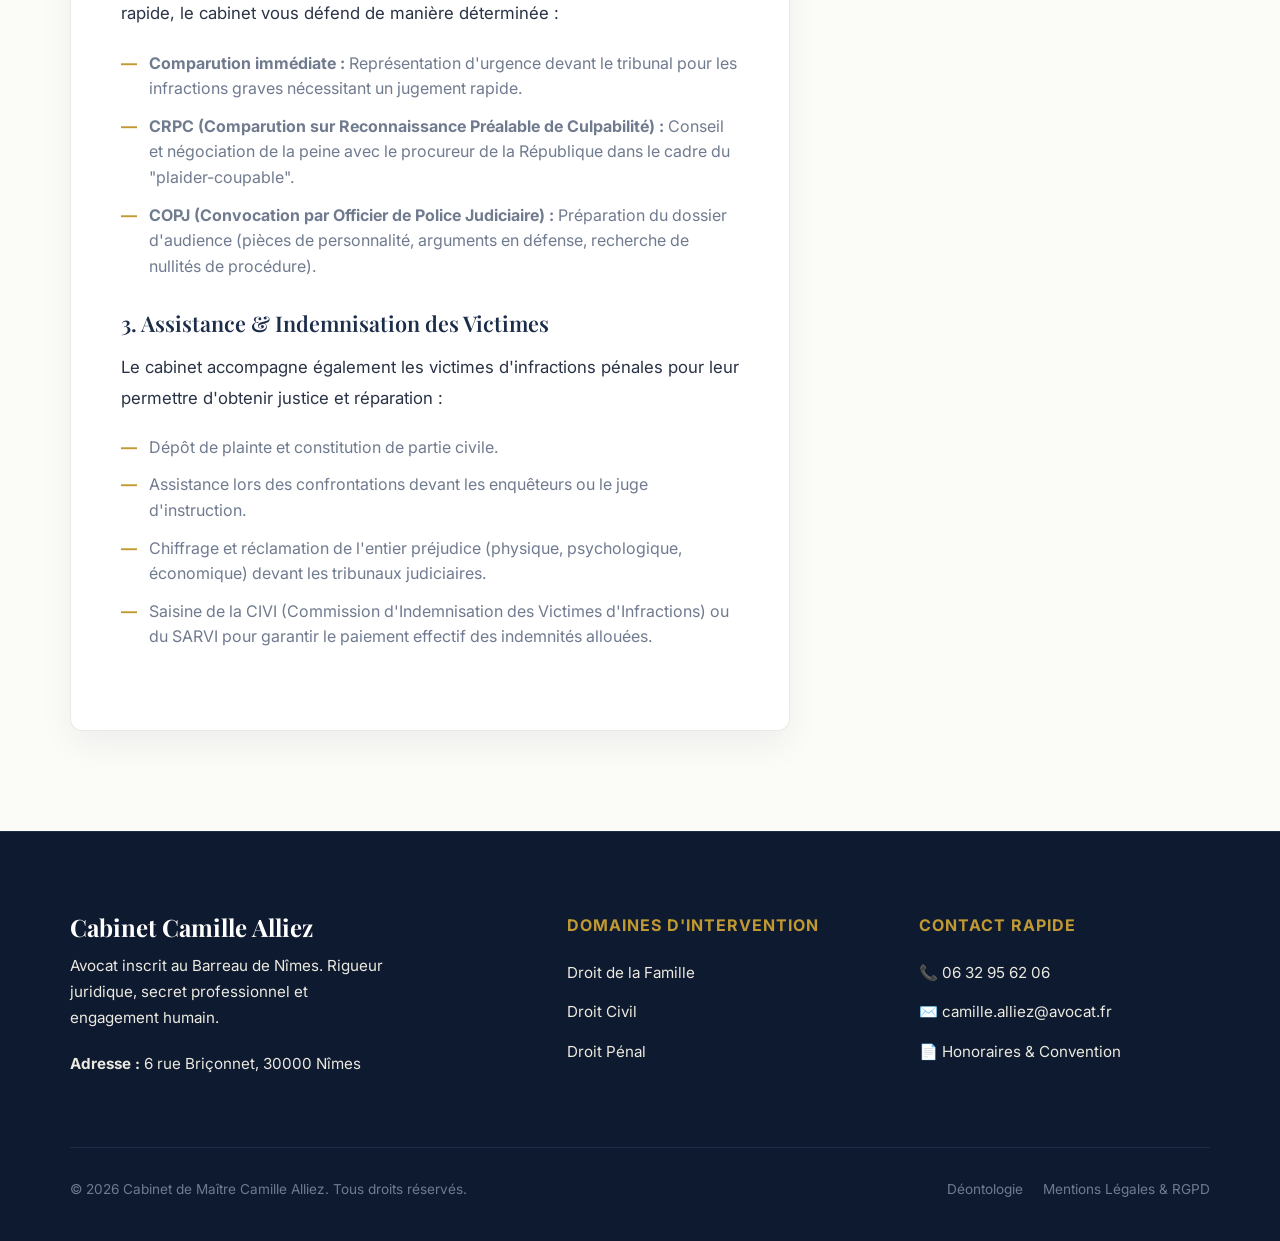
<file: droit-penal.html>
<!DOCTYPE html>
<html lang="fr">
<head>
    <meta charset="UTF-8">
    <meta name="viewport" content="width=device-width, initial-scale=1.0">
    <meta name="description" content="Assistance garde à vue, comparution immédiate ou défense correctionnelle à Nîmes. Maître Camille Alliez, avocat au Barreau de Nîmes, défend vos droits avec combativité et réactivité.">
    <title>Défense Pénale Nîmes | Cabinet de Maître Camille Alliez</title>
    
    <!-- Google Fonts -->
    <link href="https://fonts.googleapis.com/css2?family=Inter:wght@300;400;500;600;700&family=Playfair+Display:ital,wght@0,400;0,600;0,700;1,400&display=swap" rel="stylesheet">
    
    <!-- CSS -->
    <link rel="stylesheet" href="css/style.css">
</head>
<body>

    <!-- STICKY HEADER -->
    <header class="header">
        <div class="container">
            <div class="nav-container">
                <a href="index.html" class="logo">
                    <span class="logo-title">Camille Alliez</span>
                    <span class="logo-sub">Avocat au Barreau de Nîmes</span>
                </a>
                
                <nav class="nav-menu">
                    <a href="index.html" class="nav-link">Accueil</a>
                    <a href="droit-de-la-famille.html" class="nav-link">Droit de la Famille</a>
                    <a href="droit-civil.html" class="nav-link">Droit Civil</a>
                    <a href="droit-penal.html" class="nav-link">Droit Pénal</a>
                    <a href="honoraires.html" class="nav-link">Honoraires</a>
                    <a href="contact.html" class="nav-link">Contact</a>
                </nav>
                
                <a href="tel:0632956206" class="btn-phone">
                    <span>📞</span> 06 32 95 62 06
                </a>
                
                <button class="burger" aria-label="Menu principal">
                    <span></span>
                    <span></span>
                    <span></span>
                </button>
            </div>
        </div>
    </header>

    <!-- PAGE HERO -->
    <section class="page-hero">
        <div class="container">
            <span class="hero-tag">Domaines d'expertise</span>
            <h1>Droit Pénal & Défense</h1>
            <p class="page-hero-desc">Une défense rigoureuse, humaine et sans compromis à chaque étape de la procédure pénale.</p>
        </div>
    </section>

    <!-- PAGE CONTENT -->
    <section class="section">
        <div class="container">
            <div class="page-content-grid">
                
                <!-- Main Article -->
                <article class="main-article">
                    <h2>Combativité, réactivité et respect des garanties fondamentales</h2>
                    <p>La défense pénale exige une réactivité absolue et une analyse minutieuse des pièces de la procédure. Une garde à vue, une convocation devant un tribunal ou une mise en examen sont des moments de forte vulnérabilité qui nécessitent l'assistance immédiate d'un avocat afin de veiller au respect de vos droits et de construire une stratégie de défense efficace.</p>
                    <p>Maître Camille Alliez intervient à Nîmes, dans le département du Gard, ainsi que devant les juridictions limitrophes (Montpellier, Avignon).</p>

                    <h2>Nos principaux domaines d'intervention</h2>
                    
                    <h3>1. Urgences Pénales & Garde à vue</h3>
                    <p>La garde à vue est le moment le plus critique de l'enquête. L'assistance de l'avocat est essentielle dès la première heure :</p>
                    <ul>
                        <li>Entretien confidentiel obligatoire avec le gardé à vue (durée réglementaire de 30 minutes).</li>
                        <li>Assistance lors de toutes les auditions menées par les services de police ou de gendarmerie.</li>
                        <li>Contrôle de la régularité de la procédure (respect des délais, des notifications de droits).</li>
                        <li>Préparation à l'éventuelle présentation devant le procureur ou le juge de la liberté et de la détention (JLD).</li>
                    </ul>

                    <h3>2. Défense devant le Tribunal Correctionnel</h3>
                    <p>Que vous fassiez l'objet d'une convocation à long terme ou d'une procédure rapide, le cabinet vous défend de manière déterminée :</p>
                    <ul>
                        <li><strong>Comparution immédiate :</strong> Représentation d'urgence devant le tribunal pour les infractions graves nécessitant un jugement rapide.</li>
                        <li><strong>CRPC (Comparution sur Reconnaissance Préalable de Culpabilité) :</strong> Conseil et négociation de la peine avec le procureur de la République dans le cadre du "plaider-coupable".</li>
                        <li><strong>COPJ (Convocation par Officier de Police Judiciaire) :</strong> Préparation du dossier d'audience (pièces de personnalité, arguments en défense, recherche de nullités de procédure).</li>
                    </ul>

                    <h3>3. Assistance & Indemnisation des Victimes</h3>
                    <p>Le cabinet accompagne également les victimes d'infractions pénales pour leur permettre d'obtenir justice et réparation :</p>
                    <ul>
                        <li>Dépôt de plainte et constitution de partie civile.</li>
                        <li>Assistance lors des confrontations devant les enquêteurs ou le juge d'instruction.</li>
                        <li>Chiffrage et réclamation de l'entier préjudice (physique, psychologique, économique) devant les tribunaux judiciaires.</li>
                        <li>Saisine de la CIVI (Commission d'Indemnisation des Victimes d'Infractions) ou du SARVI pour garantir le paiement effectif des indemnités allouées.</li>
                    </ul>
                </article>

                <!-- Sidebar -->
                <aside class="sidebar">
                    <div class="widget">
                        <h3 class="widget-title">Urgence Garde à vue</h3>
                        <p class="widget-contact-item">En cas de garde à vue d'un proche à Nîmes ou dans le Gard, contactez immédiatement le cabinet au numéro de téléphone d'urgence.</p>
                        <p class="widget-contact-item tel">📞 06 32 95 62 06</p>
                        <p class="widget-contact-item">✉️ <a href="mailto:camille.alliez@avocat.fr">camille.alliez@avocat.fr</a></p>
                        <a href="contact.html" class="btn btn-primary" style="display: block; width: 100%; margin-top: 15px;">Demander à être rappelé(e)</a>
                    </div>
                </aside>

            </div>
        </div>
    </section>

    <!-- FOOTER SECTION -->
    <footer class="footer-section">
        <div class="container">
            <div class="footer-grid">
                <div class="footer-brand">
                    <h4>Cabinet Camille Alliez</h4>
                    <p>Avocat inscrit au Barreau de Nîmes. Rigueur juridique, secret professionnel et engagement humain.</p>
                    <p><strong>Adresse :</strong> 6 rue Briçonnet, 30000 Nîmes</p>
                </div>
                <div class="footer-links">
                    <h5>Domaines d'intervention</h5>
                    <ul class="footer-links-list">
                        <li><a href="droit-de-la-famille.html">Droit de la Famille</a></li>
                        <li><a href="droit-civil.html">Droit Civil</a></li>
                        <li><a href="droit-penal.html">Droit Pénal</a></li>
                    </ul>
                </div>
                <div class="footer-links">
                    <h5>Contact rapide</h5>
                    <ul class="footer-links-list">
                        <li><a href="tel:0632956206">📞 06 32 95 62 06</a></li>
                        <li><a href="mailto:camille.alliez@avocat.fr">✉️ camille.alliez@avocat.fr</a></li>
                        <li><a href="honoraires.html">📄 Honoraires & Convention</a></li>
                    </ul>
                </div>
            </div>
            <div class="footer-bottom">
                <p>&copy; 2026 Cabinet de Maître Camille Alliez. Tous droits réservés.</p>
                <div class="footer-legal-links">
                    <a href="honoraires.html">Déontologie</a>
                    <a href="contact.html">Mentions Légales & RGPD</a>
                </div>
            </div>
        </div>
    </footer>

    <!-- JS -->
    <script src="js/main.js"></script>
</body>
</html>
</file>
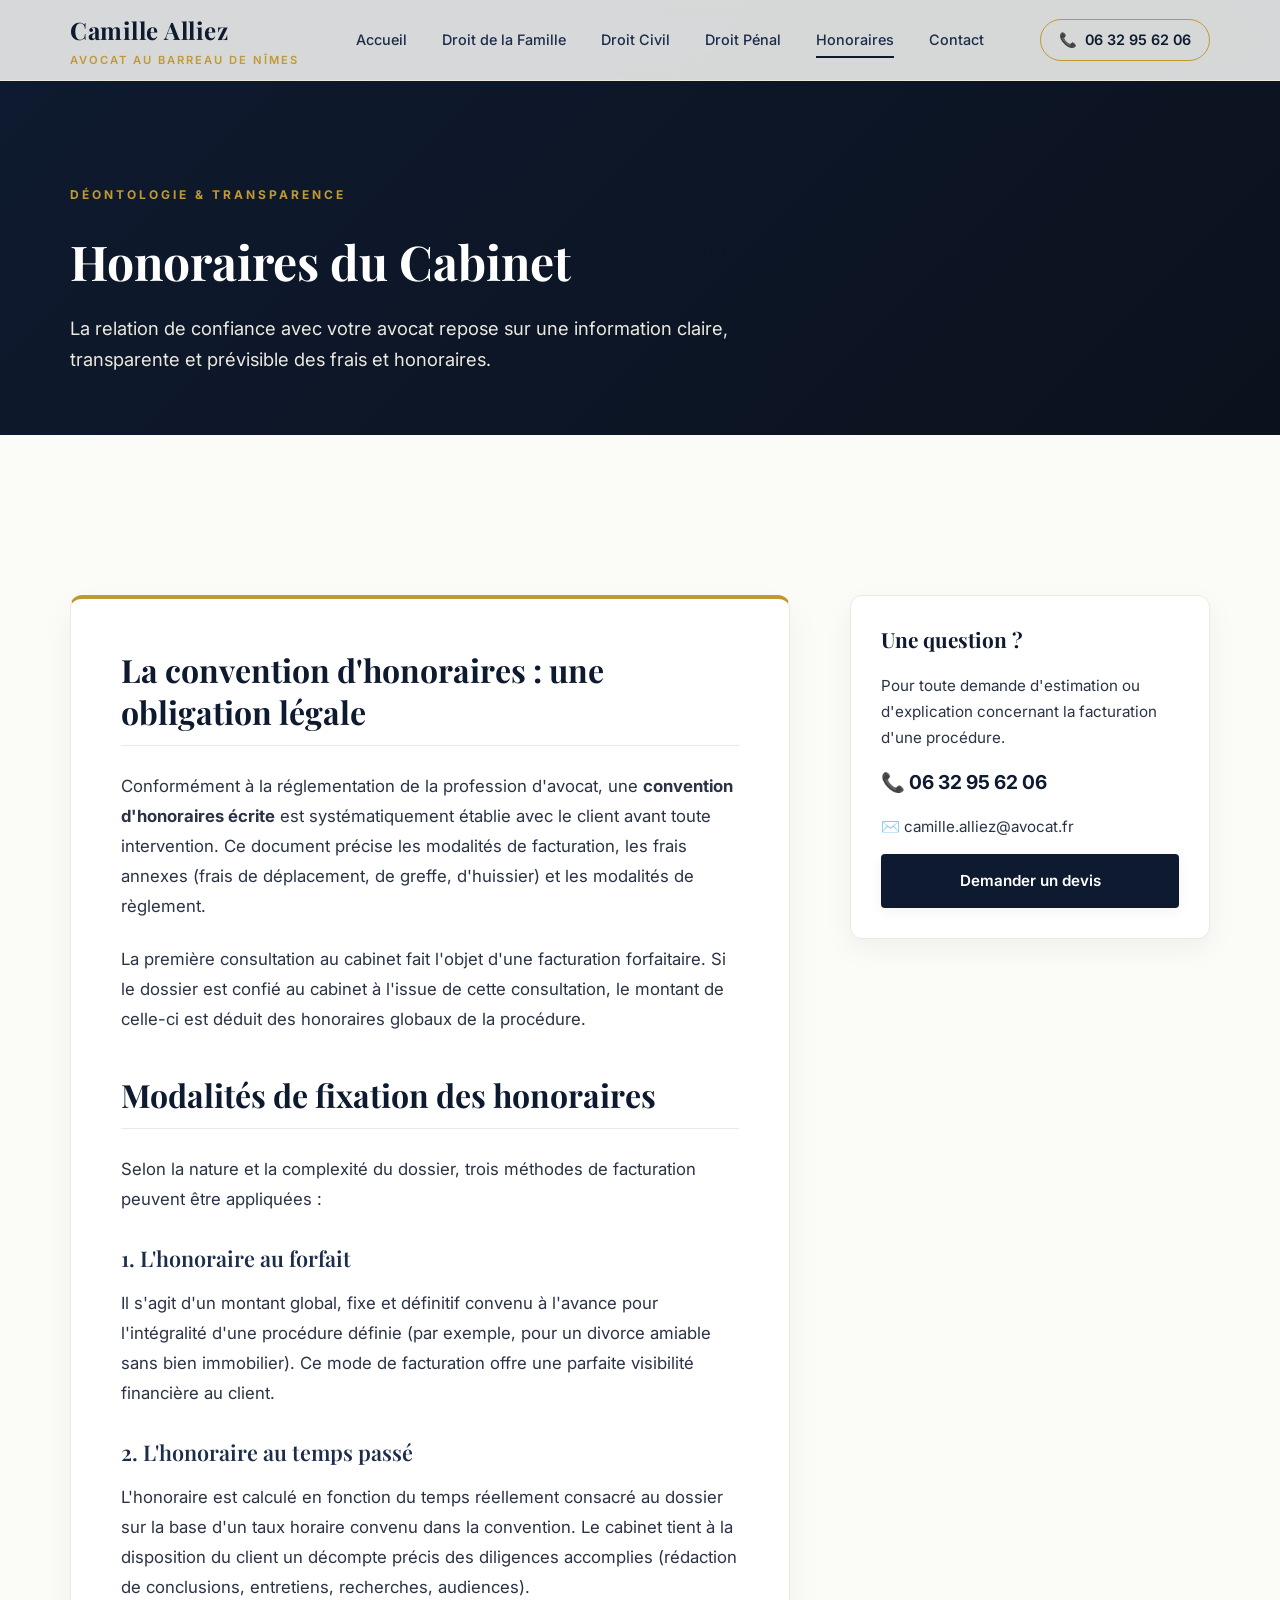
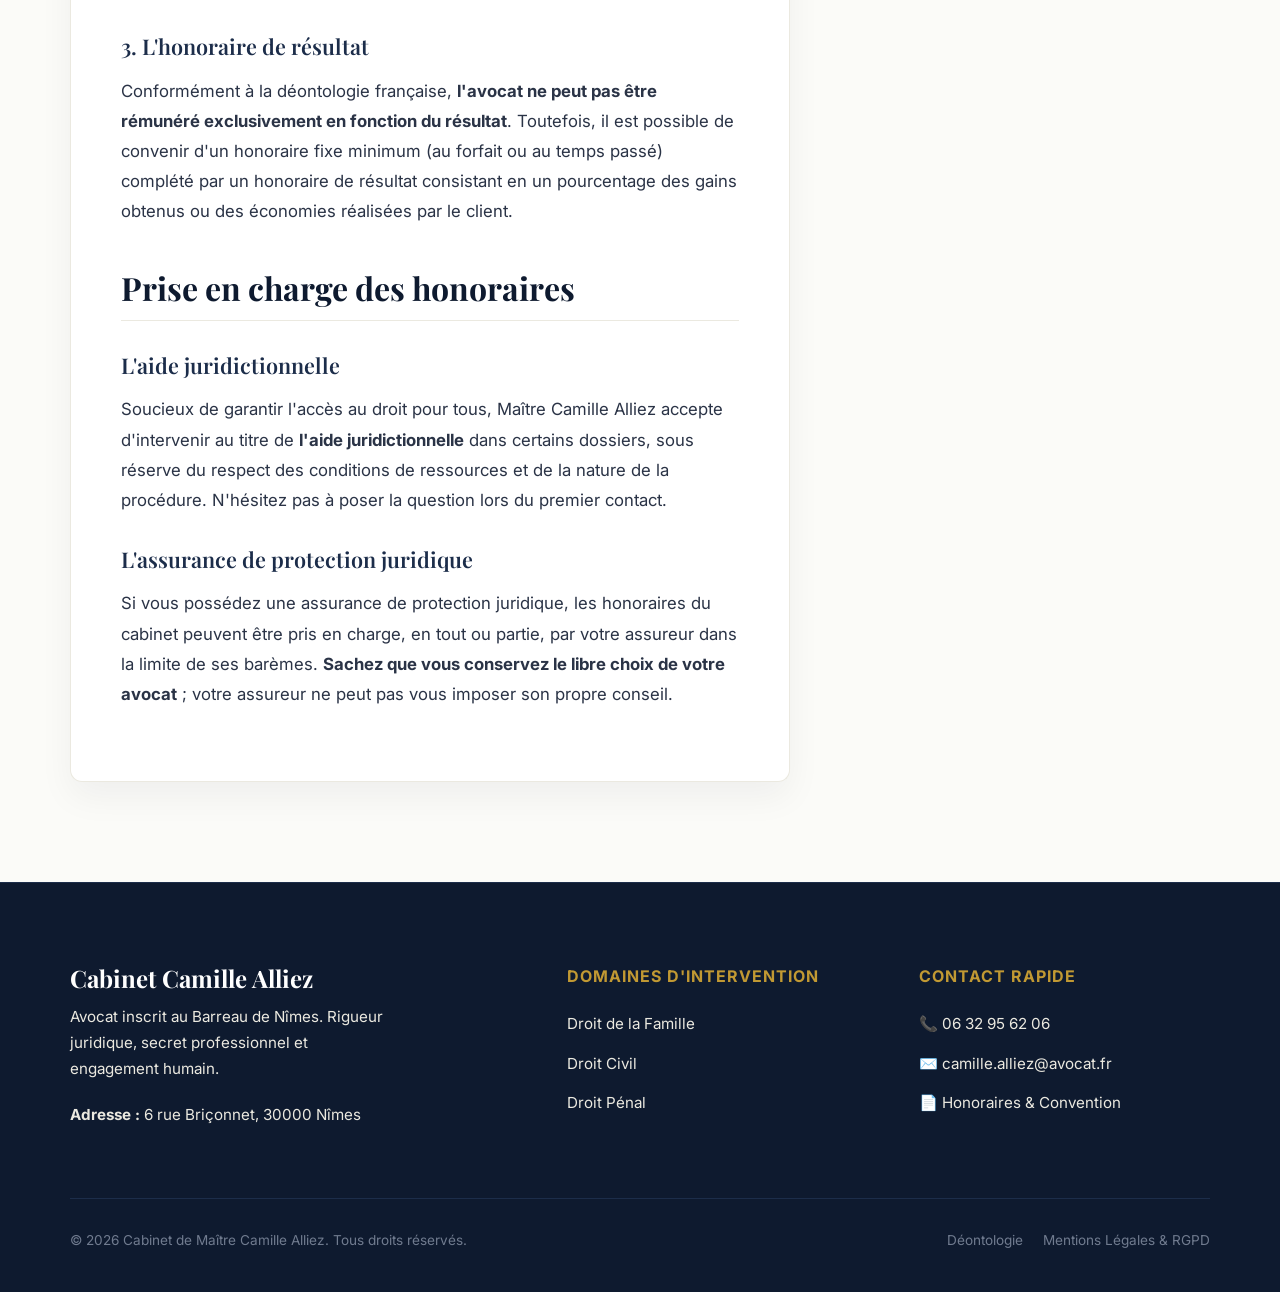
<file: honoraires.html>
<!DOCTYPE html>
<html lang="fr">
<head>
    <meta charset="UTF-8">
    <meta name="viewport" content="width=device-width, initial-scale=1.0">
    <meta name="description" content="Découvrez les modes de fixation des honoraires de Maître Camille Alliez à Nîmes : forfait, temps passé, honoraire de résultat et aide juridictionnelle.">
    <title>Honoraires & Déontologie Avocat Nîmes | Cabinet de Maître Camille Alliez</title>
    
    <!-- CSS -->
    <link rel="stylesheet" href="css/style.css">
    
    <!-- Google Fonts -->
    <link href="https://fonts.googleapis.com/css2?family=Inter:wght@300;400;500;600;700&family=Playfair+Display:ital,wght@0,400;0,600;0,700;1,400&display=swap" rel="stylesheet">
    
    <!-- Open Graph / Facebook -->
    <meta property="og:type" content="website">
    <meta property="og:url" content="https://paulemmanuel1.github.io/camille-alliez-avocat/honoraires.html">
    <meta property="og:title" content="Honoraires & Déontologie | Cabinet de Maître Camille Alliez">
    <meta property="og:description" content="Fixation transparente des honoraires d'avocat à Nîmes. Forfait, temps passé, protection juridique et aide juridictionnelle.">
    <meta property="og:image" content="https://paulemmanuel1.github.io/camille-alliez-avocat/assets/img/camille_alliez.png">

    <!-- Twitter -->
    <meta property="twitter:card" content="summary_large_image">
    <meta property="twitter:url" content="https://paulemmanuel1.github.io/camille-alliez-avocat/honoraires.html">
    <meta property="twitter:title" content="Honoraires & Déontologie | Cabinet de Maître Camille Alliez">
    <meta property="twitter:description" content="Fixation transparente des honoraires d'avocat à Nîmes. Forfait, temps passé, protection juridique et aide juridictionnelle.">
    <meta property="twitter:image" content="https://paulemmanuel1.github.io/camille-alliez-avocat/assets/img/camille_alliez.png">

    <!-- JSON-LD FAQPage Schema -->
    <script type="application/ld+json">
    {
      "@context": "https://schema.org",
      "@type": "FAQPage",
      "mainEntity": [
        {
          "@type": "Question",
          "name": "Comment sont fixés les honoraires du cabinet de Maître Camille Alliez ?",
          "acceptedAnswer": {
            "@type": "Answer",
            "text": "Les honoraires sont fixés en toute transparence avant toute intervention, via une convention d'honoraires écrite. Ils peuvent être établis sous forme de forfait global, de taux horaire au temps passé, ou inclure un honoraire de résultat complémentaire."
          }
        },
        {
          "@type": "Question",
          "name": "Le premier rendez-vous de consultation est-il facturé ?",
          "acceptedAnswer": {
            "@type": "Answer",
            "text": "La première consultation fait l'objet d'une facturation forfaitaire fixe. Si le dossier est confié au cabinet à la suite de ce rendez-vous, le montant de cette consultation est déduit des honoraires globaux de la procédure."
          }
        },
        {
          "@type": "Question",
          "name": "Le cabinet accepte-t-il l'aide juridictionnelle ?",
          "acceptedAnswer": {
            "@type": "Answer",
            "text": "Oui, Maître Camille Alliez accepte d'intervenir au titre de l'aide juridictionnelle selon la nature du dossier et sous réserve du respect des plafonds de ressources légaux."
          }
        },
        {
          "@type": "Question",
          "name": "Puis-je faire prendre en charge les frais d'avocat par mon assurance ?",
          "acceptedAnswer": {
            "@type": "Answer",
            "text": "Oui, si vous bénéficiez d'une garantie de protection juridique, votre assureur peut prendre en charge tout ou partie des honoraires selon ses barèmes, tout en vous laissant le libre choix de votre avocat."
          }
        }
      ]
    }
    </script>
</head>
<body>

    <!-- STICKY HEADER -->
    <header class="header">
        <div class="container">
            <div class="nav-container">
                <a href="index.html" class="logo">
                    <span class="logo-title">Camille Alliez</span>
                    <span class="logo-sub">Avocat au Barreau de Nîmes</span>
                </a>
                
                <nav class="nav-menu">
                    <a href="index.html" class="nav-link">Accueil</a>
                    <a href="droit-de-la-famille.html" class="nav-link">Droit de la Famille</a>
                    <a href="droit-civil.html" class="nav-link">Droit Civil</a>
                    <a href="droit-penal.html" class="nav-link">Droit Pénal</a>
                    <a href="honoraires.html" class="nav-link">Honoraires</a>
                    <a href="contact.html" class="nav-link">Contact</a>
                </nav>
                
                <a href="tel:0632956206" class="btn-phone">
                    <span>📞</span> 06 32 95 62 06
                </a>
                
                <button class="burger" aria-label="Menu principal">
                    <span></span>
                    <span></span>
                    <span></span>
                </button>
            </div>
        </div>
    </header>

    <!-- PAGE HERO -->
    <section class="page-hero">
        <div class="container">
            <span class="hero-tag">Déontologie & Transparence</span>
            <h1>Honoraires du Cabinet</h1>
            <p class="page-hero-desc">La relation de confiance avec votre avocat repose sur une information claire, transparente et prévisible des frais et honoraires.</p>
        </div>
    </section>

    <!-- PAGE CONTENT -->
    <section class="section">
        <div class="container">
            <div class="page-content-grid">
                
                <!-- Main Article -->
                <article class="main-article">
                    <h2>La convention d'honoraires : une obligation légale</h2>
                    <p>Conformément à la réglementation de la profession d'avocat, une <strong>convention d'honoraires écrite</strong> est systématiquement établie avec le client avant toute intervention. Ce document précise les modalités de facturation, les frais annexes (frais de déplacement, de greffe, d'huissier) et les modalités de règlement.</p>
                    <p>La première consultation au cabinet fait l'objet d'une facturation forfaitaire. Si le dossier est confié au cabinet à l'issue de cette consultation, le montant de celle-ci est déduit des honoraires globaux de la procédure.</p>

                    <h2>Modalités de fixation des honoraires</h2>
                    <p>Selon la nature et la complexité du dossier, trois méthodes de facturation peuvent être appliquées :</p>
                    
                    <h3>1. L'honoraire au forfait</h3>
                    <p>Il s'agit d'un montant global, fixe et définitif convenu à l'avance pour l'intégralité d'une procédure définie (par exemple, pour un divorce amiable sans bien immobilier). Ce mode de facturation offre une parfaite visibilité financière au client.</p>

                    <h3>2. L'honoraire au temps passé</h3>
                    <p>L'honoraire est calculé en fonction du temps réellement consacré au dossier sur la base d'un taux horaire convenu dans la convention. Le cabinet tient à la disposition du client un décompte précis des diligences accomplies (rédaction de conclusions, entretiens, recherches, audiences).</p>

                    <h3>3. L'honoraire de résultat</h3>
                    <p>Conformément à la déontologie française, <strong>l'avocat ne peut pas être rémunéré exclusivement en fonction du résultat</strong>. Toutefois, il est possible de convenir d'un honoraire fixe minimum (au forfait ou au temps passé) complété par un honoraire de résultat consistant en un pourcentage des gains obtenus ou des économies réalisées par le client.</p>

                    <h2>Prise en charge des honoraires</h2>
                    
                    <h3>L'aide juridictionnelle</h3>
                    <p>Soucieux de garantir l'accès au droit pour tous, Maître Camille Alliez accepte d'intervenir au titre de <strong>l'aide juridictionnelle</strong> dans certains dossiers, sous réserve du respect des conditions de ressources et de la nature de la procédure. N'hésitez pas à poser la question lors du premier contact.</p>

                    <h3>L'assurance de protection juridique</h3>
                    <p>Si vous possédez une assurance de protection juridique, les honoraires du cabinet peuvent être pris en charge, en tout ou partie, par votre assureur dans la limite de ses barèmes. <strong>Sachez que vous conservez le libre choix de votre avocat</strong> ; votre assureur ne peut pas vous imposer son propre conseil.</p>
                </article>

                <!-- Sidebar -->
                <aside class="sidebar">
                    <div class="widget">
                        <h3 class="widget-title">Une question ?</h3>
                        <p class="widget-contact-item">Pour toute demande d'estimation ou d'explication concernant la facturation d'une procédure.</p>
                        <p class="widget-contact-item tel">📞 06 32 95 62 06</p>
                        <p class="widget-contact-item">✉️ <a href="mailto:camille.alliez@avocat.fr">camille.alliez@avocat.fr</a></p>
                        <a href="contact.html" class="btn btn-primary" style="display: block; width: 100%; margin-top: 15px;">Demander un devis</a>
                    </div>
                </aside>

            </div>
        </div>
    </section>

    <!-- FOOTER SECTION -->
    <footer class="footer-section">
        <div class="container">
            <div class="footer-grid">
                <div class="footer-brand">
                    <h4>Cabinet Camille Alliez</h4>
                    <p>Avocat inscrit au Barreau de Nîmes. Rigueur juridique, secret professionnel et engagement humain.</p>
                    <p><strong>Adresse :</strong> 6 rue Briçonnet, 30000 Nîmes</p>
                </div>
                <div class="footer-links">
                    <h5>Domaines d'intervention</h5>
                    <ul class="footer-links-list">
                        <li><a href="droit-de-la-famille.html">Droit de la Famille</a></li>
                        <li><a href="droit-civil.html">Droit Civil</a></li>
                        <li><a href="droit-penal.html">Droit Pénal</a></li>
                    </ul>
                </div>
                <div class="footer-links">
                    <h5>Contact rapide</h5>
                    <ul class="footer-links-list">
                        <li><a href="tel:0632956206">📞 06 32 95 62 06</a></li>
                        <li><a href="mailto:camille.alliez@avocat.fr">✉️ camille.alliez@avocat.fr</a></li>
                        <li><a href="honoraires.html">📄 Honoraires & Convention</a></li>
                    </ul>
                </div>
            </div>
            <div class="footer-bottom">
                <p>&copy; 2026 Cabinet de Maître Camille Alliez. Tous droits réservés.</p>
                <div class="footer-legal-links">
                    <a href="honoraires.html">Déontologie</a>
                    <a href="contact.html">Mentions Légales & RGPD</a>
                </div>
            </div>
        </div>
    </footer>

    <!-- JS -->
    <script src="js/main.js"></script>
</body>
</html>
</file>
<file: css/style.css>
/* ==========================================================================
   DESIGN SYSTEM - CABINET DE MAÎTRE CAMILLE ALLIEZ
   ========================================================================== */

:root {
    /* Color Palette */
    --color-bg: hsl(48, 30%, 98%);         /* Warm Cream */
    --color-card-bg: hsl(0, 0%, 100%);    /* Pure White */
    --color-primary: hsl(218, 55%, 12%);   /* Deep Navy */
    --color-primary-light: hsl(218, 45%, 20%);
    --color-accent: hsl(43, 58%, 48%);     /* Warm Antique Gold */
    --color-accent-hover: hsl(43, 58%, 38%);
    --color-text: hsl(220, 25%, 22%);      /* Charcoal */
    --color-text-light: hsl(218, 12%, 50%);/* Muted Slate Grey */
    --color-border: hsl(48, 20%, 90%);     /* Very Light Goldish Grey */
    --color-shadow: hsla(218, 55%, 12%, 0.05);

    /* Fonts */
    --font-serif: 'Playfair Display', serif;
    --font-sans: 'Inter', sans-serif;

    /* Transitions */
    --transition-smooth: all 0.35s cubic-bezier(0.25, 0.8, 0.25, 1);
    --transition-fast: all 0.15s ease;
}

/* ==========================================================================
   BASE STYLES
   ========================================================================== */

* {
    box-sizing: border-box;
    margin: 0;
    padding: 0;
}

html {
    scroll-behavior: smooth;
    font-size: 16px;
}

body {
    font-family: var(--font-sans);
    background-color: var(--color-bg);
    color: var(--color-text);
    line-height: 1.7;
    overflow-x: hidden;
    -webkit-font-smoothing: antialiased;
}

h1, h2, h3, h4 {
    font-family: var(--font-serif);
    color: var(--color-primary);
    line-height: 1.3;
    font-weight: 700;
}

a {
    color: inherit;
    text-decoration: none;
    transition: var(--transition-fast);
}

img {
    max-width: 100%;
    height: auto;
    display: block;
}

ul, ol {
    list-style: none;
}

/* ==========================================================================
   LAYOUT CONTAINERS
   ========================================================================== */

.container {
    max-width: 1200px;
    margin: 0 auto;
    padding: 0 30px;
}

.section {
    padding: 100px 0;
}

/* ==========================================================================
   GLASSMORPHISM HEADER & NAVIGATION
   ========================================================================== */

.header {
    position: fixed;
    top: 0;
    left: 0;
    width: 100%;
    z-index: 1000;
    background: hsla(48, 30%, 98%, 0.85);
    backdrop-filter: blur(12px);
    -webkit-backdrop-filter: blur(12px);
    border-bottom: 1px solid var(--color-border);
    transition: var(--transition-smooth);
}

.header.scrolled {
    background: hsla(218, 55%, 12%, 0.98);
    border-bottom-color: transparent;
}

.header.scrolled .logo,
.header.scrolled .nav-link,
.header.scrolled .btn-phone {
    color: #ffffff;
}

.header.scrolled .nav-link::after {
    background-color: var(--color-accent);
}

.nav-container {
    display: flex;
    justify-content: space-between;
    align-items: center;
    height: 80px;
}

.logo {
    display: flex;
    flex-direction: column;
    color: var(--color-primary);
}

.logo-title {
    font-family: var(--font-serif);
    font-size: 1.5rem;
    font-weight: 700;
    letter-spacing: 0.5px;
}

.logo-sub {
    font-size: 0.7rem;
    text-transform: uppercase;
    letter-spacing: 2px;
    font-weight: 600;
    color: var(--color-accent);
}

.nav-menu {
    display: flex;
    gap: 35px;
    align-items: center;
}

.nav-link {
    font-size: 0.9rem;
    font-weight: 500;
    color: var(--color-primary-light);
    position: relative;
    padding: 6px 0;
}

.nav-link::after {
    content: '';
    position: absolute;
    bottom: 0;
    left: 0;
    width: 0;
    height: 2px;
    background-color: var(--color-primary);
    transition: var(--transition-smooth);
}

.nav-link:hover::after,
.nav-link.active::after {
    width: 100%;
}

.btn-phone {
    display: flex;
    align-items: center;
    gap: 8px;
    font-weight: 600;
    font-size: 0.9rem;
    color: var(--color-primary);
    border: 1px solid var(--color-accent);
    padding: 8px 18px;
    border-radius: 50px;
    transition: var(--transition-smooth);
}

.btn-phone:hover {
    background-color: var(--color-accent);
    color: var(--color-primary) !important;
}

/* Mobile Menu Button */
.burger {
    display: none;
    cursor: pointer;
    background: transparent;
    border: none;
    flex-direction: column;
    gap: 6px;
}

.burger span {
    width: 25px;
    height: 2px;
    background-color: var(--color-primary);
    transition: var(--transition-smooth);
}

.header.scrolled .burger span {
    background-color: #ffffff;
}

/* ==========================================================================
   BUTTONS
   ========================================================================== */

.btn {
    display: inline-block;
    padding: 14px 30px;
    border-radius: 4px;
    font-weight: 600;
    font-size: 0.95rem;
    text-align: center;
    border: none;
    cursor: pointer;
    transition: var(--transition-smooth);
}

.btn-primary {
    background-color: var(--color-primary);
    color: #ffffff;
    box-shadow: 0 4px 15px var(--color-shadow);
}

.btn-primary:hover {
    background-color: var(--color-accent);
    color: var(--color-primary);
    transform: translateY(-2px);
    box-shadow: 0 6px 20px rgba(212, 175, 55, 0.3);
}

.btn-secondary {
    background-color: transparent;
    color: var(--color-primary);
    border: 1px solid var(--color-border);
}

.btn-secondary:hover {
    background-color: var(--color-card-bg);
    border-color: var(--color-accent);
    transform: translateY(-2px);
}

/* ==========================================================================
   HERO SECTION
   ========================================================================== */

.hero {
    position: relative;
    padding-top: 180px;
    padding-bottom: 100px;
    background: linear-gradient(135deg, hsl(48, 30%, 98%) 0%, hsl(48, 20%, 94%) 100%);
    overflow: hidden;
}

.hero-grid {
    display: grid;
    grid-template-columns: 1.2fr 0.8fr;
    gap: 60px;
    align-items: center;
}

.hero-tag {
    display: inline-block;
    font-size: 0.75rem;
    font-weight: 700;
    text-transform: uppercase;
    letter-spacing: 3px;
    color: var(--color-accent);
    margin-bottom: 15px;
}

.hero-title {
    font-size: 3.5rem;
    margin-bottom: 25px;
}

.hero-desc {
    font-size: 1.15rem;
    color: var(--color-text-light);
    margin-bottom: 35px;
    max-width: 550px;
}

.hero-actions {
    display: flex;
    gap: 20px;
    flex-wrap: wrap;
    margin-bottom: 40px;
}

.hero-features {
    display: flex;
    gap: 30px;
    border-top: 1px solid var(--color-border);
    padding-top: 30px;
}

.hero-feature-item {
    display: flex;
    flex-direction: column;
    align-items: center;
    text-align: center;
}

.hero-feature-num {
    font-family: var(--font-serif);
    font-size: 1.8rem;
    color: var(--color-primary);
    font-weight: 700;
}

.hero-feature-label {
    font-size: 0.8rem;
    text-transform: uppercase;
    letter-spacing: 1px;
    color: var(--color-text-light);
    font-weight: 600;
}

.hero-img-container {
    position: relative;
    border-radius: 12px;
    box-shadow: 0 20px 40px var(--color-shadow);
    border: 1px solid var(--color-border);
    overflow: hidden;
}

.hero-img-container::before {
    content: '';
    position: absolute;
    top: 0;
    left: 0;
    width: 100%;
    height: 100%;
    background: linear-gradient(to top, rgba(15, 30, 54, 0.4) 0%, transparent 50%);
    z-index: 1;
    pointer-events: none;
}

/* ==========================================================================
   BENTO GRID - AREAS OF EXPERTISE & BIOGRAPHY
   ========================================================================== */

.section-title-wrap {
    text-align: center;
    margin-bottom: 60px;
}

.section-tag {
    font-size: 0.75rem;
    font-weight: 700;
    text-transform: uppercase;
    letter-spacing: 3px;
    color: var(--color-accent);
    margin-bottom: 10px;
    display: inline-block;
}

.section-title {
    font-size: 2.5rem;
    max-width: 600px;
    margin: 0 auto;
}

.bento-grid {
    display: grid;
    grid-template-columns: repeat(3, 1fr);
    grid-template-rows: auto auto;
    gap: 25px;
}

.bento-card {
    background: var(--color-card-bg);
    border-radius: 12px;
    border: 1px solid var(--color-border);
    padding: 40px;
    box-shadow: 0 10px 30px var(--color-shadow);
    transition: var(--transition-smooth);
    display: flex;
    flex-direction: column;
    justify-content: space-between;
}

.bento-card:hover {
    transform: translateY(-5px);
    box-shadow: 0 15px 35px rgba(15, 30, 54, 0.08);
    border-color: var(--color-accent);
}

.bento-card.col-2 {
    grid-column: span 2;
}

.bento-card.row-2 {
    grid-row: span 2;
}

.bento-card-header {
    margin-bottom: 20px;
}

.bento-card-icon {
    width: 48px;
    height: 48px;
    background: hsl(48, 30%, 94%);
    border-radius: 8px;
    display: flex;
    align-items: center;
    justify-content: center;
    color: var(--color-accent);
    font-size: 1.5rem;
    margin-bottom: 20px;
}

.bento-card-title {
    font-size: 1.6rem;
    margin-bottom: 15px;
}

.bento-card-body p {
    color: var(--color-text-light);
    margin-bottom: 20px;
}

.bento-link {
    font-size: 0.85rem;
    font-weight: 600;
    text-transform: uppercase;
    letter-spacing: 1px;
    color: var(--color-accent);
    display: inline-flex;
    align-items: center;
    gap: 8px;
}

.bento-link:hover {
    color: var(--color-primary);
}

/* Specific Bio Bento card */
.bento-bio-wrap {
    display: flex;
    flex-direction: column;
    height: 100%;
    justify-content: center;
}

.bento-bio-quote {
    font-family: var(--font-serif);
    font-size: 1.35rem;
    color: var(--color-primary-light);
    font-style: italic;
    margin-bottom: 25px;
    position: relative;
}

.bento-bio-quote::before {
    content: '“';
    font-size: 4rem;
    color: var(--color-border);
    position: absolute;
    top: -30px;
    left: -20px;
    font-family: Georgia, serif;
    z-index: -1;
}

.bento-bio-list li {
    margin-bottom: 12px;
    display: flex;
    align-items: flex-start;
    gap: 10px;
    font-size: 0.95rem;
}

.bento-bio-list li::before {
    content: '•';
    color: var(--color-accent);
    font-weight: bold;
}

/* ==========================================================================
   SUBPAGES - HERO & DETAILS STYLE
   ========================================================================== */

.page-hero {
    padding-top: 180px;
    padding-bottom: 60px;
    background: linear-gradient(135deg, hsl(218, 55%, 12%) 0%, hsl(218, 45%, 8%) 100%);
    color: #ffffff;
}

.page-hero .logo-sub, 
.page-hero .hero-tag {
    color: var(--color-accent);
}

.page-hero h1 {
    color: #ffffff;
    font-size: 3rem;
    margin-top: 10px;
    margin-bottom: 20px;
}

.page-hero-desc {
    font-size: 1.15rem;
    color: var(--color-border);
    max-width: 700px;
}

.page-content-grid {
    display: grid;
    grid-template-columns: 2fr 1fr;
    gap: 60px;
    margin-top: 60px;
}

.main-article {
    background: var(--color-card-bg);
    border-radius: 12px;
    border: 1px solid var(--color-border);
    border-top: 4px solid var(--color-accent); /* Elegant top gold border */
    padding: 50px;
    box-shadow: 0 15px 35px var(--color-shadow);
}

.main-article h2 {
    font-size: 2rem;
    margin-top: 40px;
    margin-bottom: 25px;
    padding-bottom: 12px;
    border-bottom: 1px solid var(--color-border);
}

.main-article h2:first-of-type {
    margin-top: 0;
}

.main-article h3 {
    font-family: var(--font-serif);
    font-size: 1.35rem;
    color: var(--color-primary-light);
    margin-top: 30px;
    margin-bottom: 15px;
    font-weight: 600;
}

.main-article p {
    color: var(--color-text);
    margin-bottom: 22px;
    font-size: 1.05rem;
    line-height: 1.8;
}

.main-article ul {
    margin-left: 0;
    margin-bottom: 30px;
    display: flex;
    flex-direction: column;
    gap: 12px;
}

.main-article li {
    position: relative;
    padding-left: 28px;
    list-style-type: none;
    color: var(--color-text-light);
    font-size: 1rem;
    line-height: 1.6;
}

.main-article li::before {
    content: "—";
    position: absolute;
    left: 0;
    color: var(--color-accent);
    font-weight: 700;
}


.sidebar {
    display: flex;
    flex-direction: column;
    gap: 30px;
}

.widget {
    background: var(--color-card-bg);
    border-radius: 12px;
    border: 1px solid var(--color-border);
    padding: 30px;
    box-shadow: 0 10px 30px var(--color-shadow);
}

.widget-title {
    font-size: 1.3rem;
    margin-bottom: 20px;
}

.widget-contact-item {
    margin-bottom: 15px;
    font-size: 0.95rem;
}

.widget-contact-item.tel {
    font-size: 1.2rem;
    font-weight: 700;
    color: var(--color-primary);
}

/* ==========================================================================
   CONTACT FORM & ACCESS
   ========================================================================== */

.contact-grid {
    display: grid;
    grid-template-columns: 1.2fr 0.8fr;
    gap: 60px;
    background: var(--color-card-bg);
    border-radius: 12px;
    border: 1px solid var(--color-border);
    box-shadow: 0 15px 40px var(--color-shadow);
    overflow: hidden;
}

.contact-form-section {
    padding: 60px;
}

.contact-info-section {
    background-color: var(--color-primary);
    color: #ffffff;
    padding: 60px;
    display: flex;
    flex-direction: column;
    justify-content: space-between;
}

.contact-info-section h3 {
    color: #ffffff;
    font-size: 1.8rem;
    margin-bottom: 25px;
}

.contact-details {
    display: flex;
    flex-direction: column;
    gap: 25px;
}

.contact-detail-item {
    display: flex;
    align-items: flex-start;
    gap: 15px;
}

.contact-detail-icon {
    font-size: 1.2rem;
    color: var(--color-accent);
    margin-top: 3px;
}

.contact-detail-text h4 {
    color: #ffffff;
    font-size: 0.9rem;
    text-transform: uppercase;
    letter-spacing: 1px;
    margin-bottom: 5px;
}

.contact-detail-text p,
.contact-detail-text a {
    color: var(--color-border);
    font-size: 1rem;
}

/* Form Styles */
.form-group-grid {
    display: grid;
    grid-template-columns: 1fr 1fr;
    gap: 20px;
    margin-bottom: 20px;
}

.form-group {
    margin-bottom: 20px;
}

.form-label {
    display: block;
    font-size: 0.85rem;
    font-weight: 600;
    color: var(--color-primary);
    margin-bottom: 8px;
    text-transform: uppercase;
    letter-spacing: 0.5px;
}

.form-control {
    width: 100%;
    padding: 12px 18px;
    border-radius: 4px;
    border: 1px solid var(--color-border);
    background-color: #FAF8F5;
    color: var(--color-text);
    font-family: var(--font-sans);
    font-size: 0.95rem;
    transition: var(--transition-fast);
}

.form-control:focus {
    outline: none;
    border-color: var(--color-primary);
    background-color: #ffffff;
}

textarea.form-control {
    resize: vertical;
    min-height: 120px;
}

.form-checkbox {
    display: flex;
    align-items: flex-start;
    gap: 10px;
    font-size: 0.85rem;
    color: var(--color-text-light);
    margin-bottom: 25px;
}

.form-checkbox input {
    margin-top: 4px;
}

/* ==========================================================================
   FOOTER SECTION
   ========================================================================== */

.footer-section {
    background-color: var(--color-primary);
    color: #ffffff;
    padding: 80px 0 40px 0;
    border-top: 1px solid var(--color-primary-light);
}

.footer-grid {
    display: grid;
    grid-template-columns: 1.5fr 1fr 1fr;
    gap: 60px;
    margin-bottom: 50px;
}

.footer-brand h4 {
    color: #ffffff;
    font-family: var(--font-serif);
    font-size: 1.5rem;
    margin-bottom: 10px;
}

.footer-brand p {
    color: var(--color-border);
    font-size: 0.95rem;
    margin-bottom: 20px;
    max-width: 320px;
}

.footer-links h5 {
    font-size: 1rem;
    text-transform: uppercase;
    letter-spacing: 1px;
    color: var(--color-accent);
    margin-bottom: 20px;
}

.footer-links-list li {
    margin-bottom: 12px;
}

.footer-links-list a {
    color: var(--color-border);
    font-size: 0.95rem;
}

.footer-links-list a:hover {
    color: #ffffff;
}

.footer-bottom {
    border-top: 1px solid var(--color-primary-light);
    padding-top: 30px;
    display: flex;
    justify-content: space-between;
    align-items: center;
    font-size: 0.85rem;
    color: var(--color-text-light);
}

.footer-legal-links {
    display: flex;
    gap: 20px;
}

.footer-legal-links a:hover {
    color: #ffffff;
}

/* ==========================================================================
   RESPONSIVE MEDIA QUERIES
   ========================================================================== */

@media (max-width: 1024px) {
    .bento-grid {
        grid-template-columns: 1fr 1fr;
    }
    
    .bento-card.col-2 {
        grid-column: span 1;
    }
    
    .page-content-grid {
        grid-template-columns: 1fr;
        gap: 40px;
    }
    
    .hero-grid {
        grid-template-columns: 1fr;
        text-align: center;
        gap: 40px;
    }
    
    .hero-desc {
        margin-left: auto;
        margin-right: auto;
    }
    
    .hero-actions {
        justify-content: center;
    }
    
    .hero-features {
        justify-content: center;
    }
    
    .hero-img-container {
        max-width: 450px;
        margin: 0 auto;
    }
}

@media (max-width: 768px) {
    .section {
        padding: 60px 0;
    }
    
    .nav-menu {
        display: none; /* Mobile menu toggled by JS */
    }
    
    .burger {
        display: flex;
    }
    
    .hero-title {
        font-size: 2.5rem;
    }
    
    .bento-grid {
        grid-template-columns: 1fr;
    }
    
    .bento-card.row-2 {
        grid-row: span 1;
    }
    
    .contact-grid {
        grid-template-columns: 1fr;
    }
    
    .contact-form-section,
    .contact-info-section {
        padding: 40px;
    }
    
    .footer-grid {
        grid-template-columns: 1fr;
        gap: 40px;
    }
    
    .footer-bottom {
        flex-direction: column;
        gap: 15px;
        text-align: center;
    }
}
</file>
